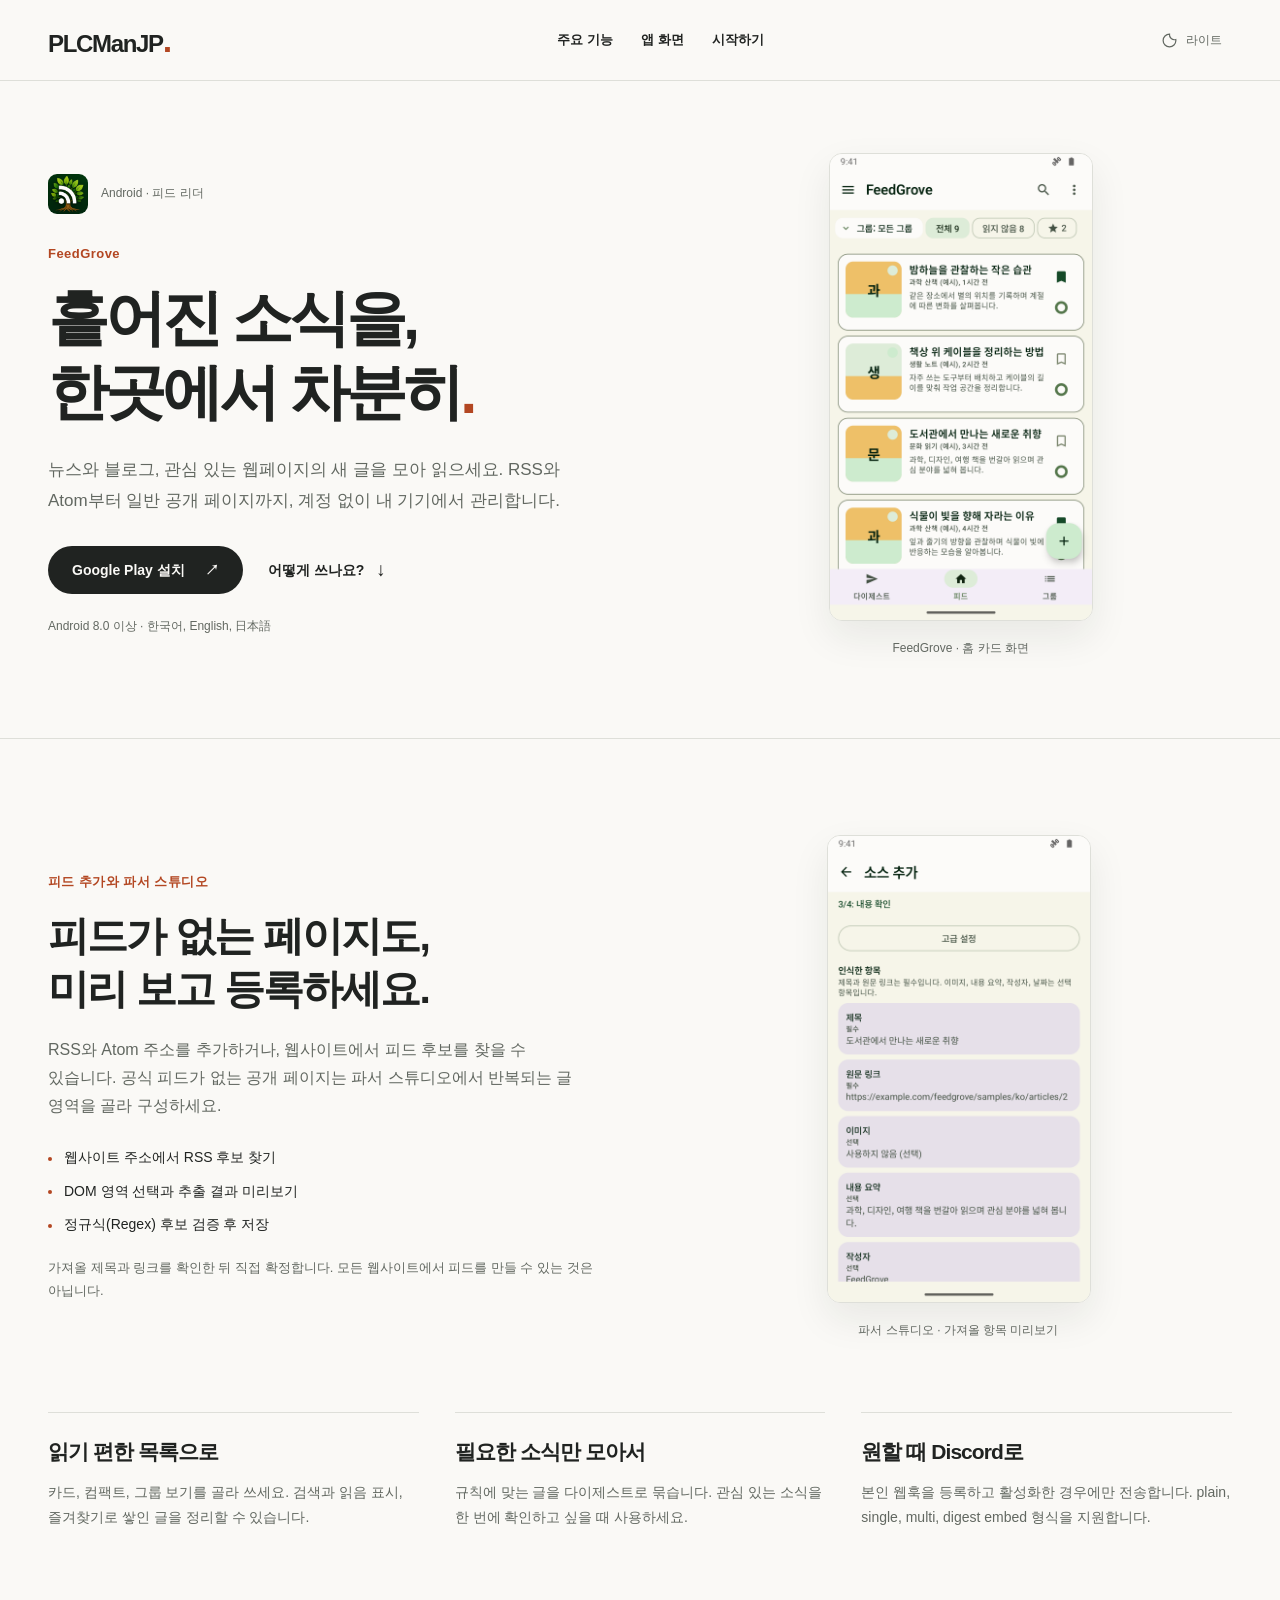
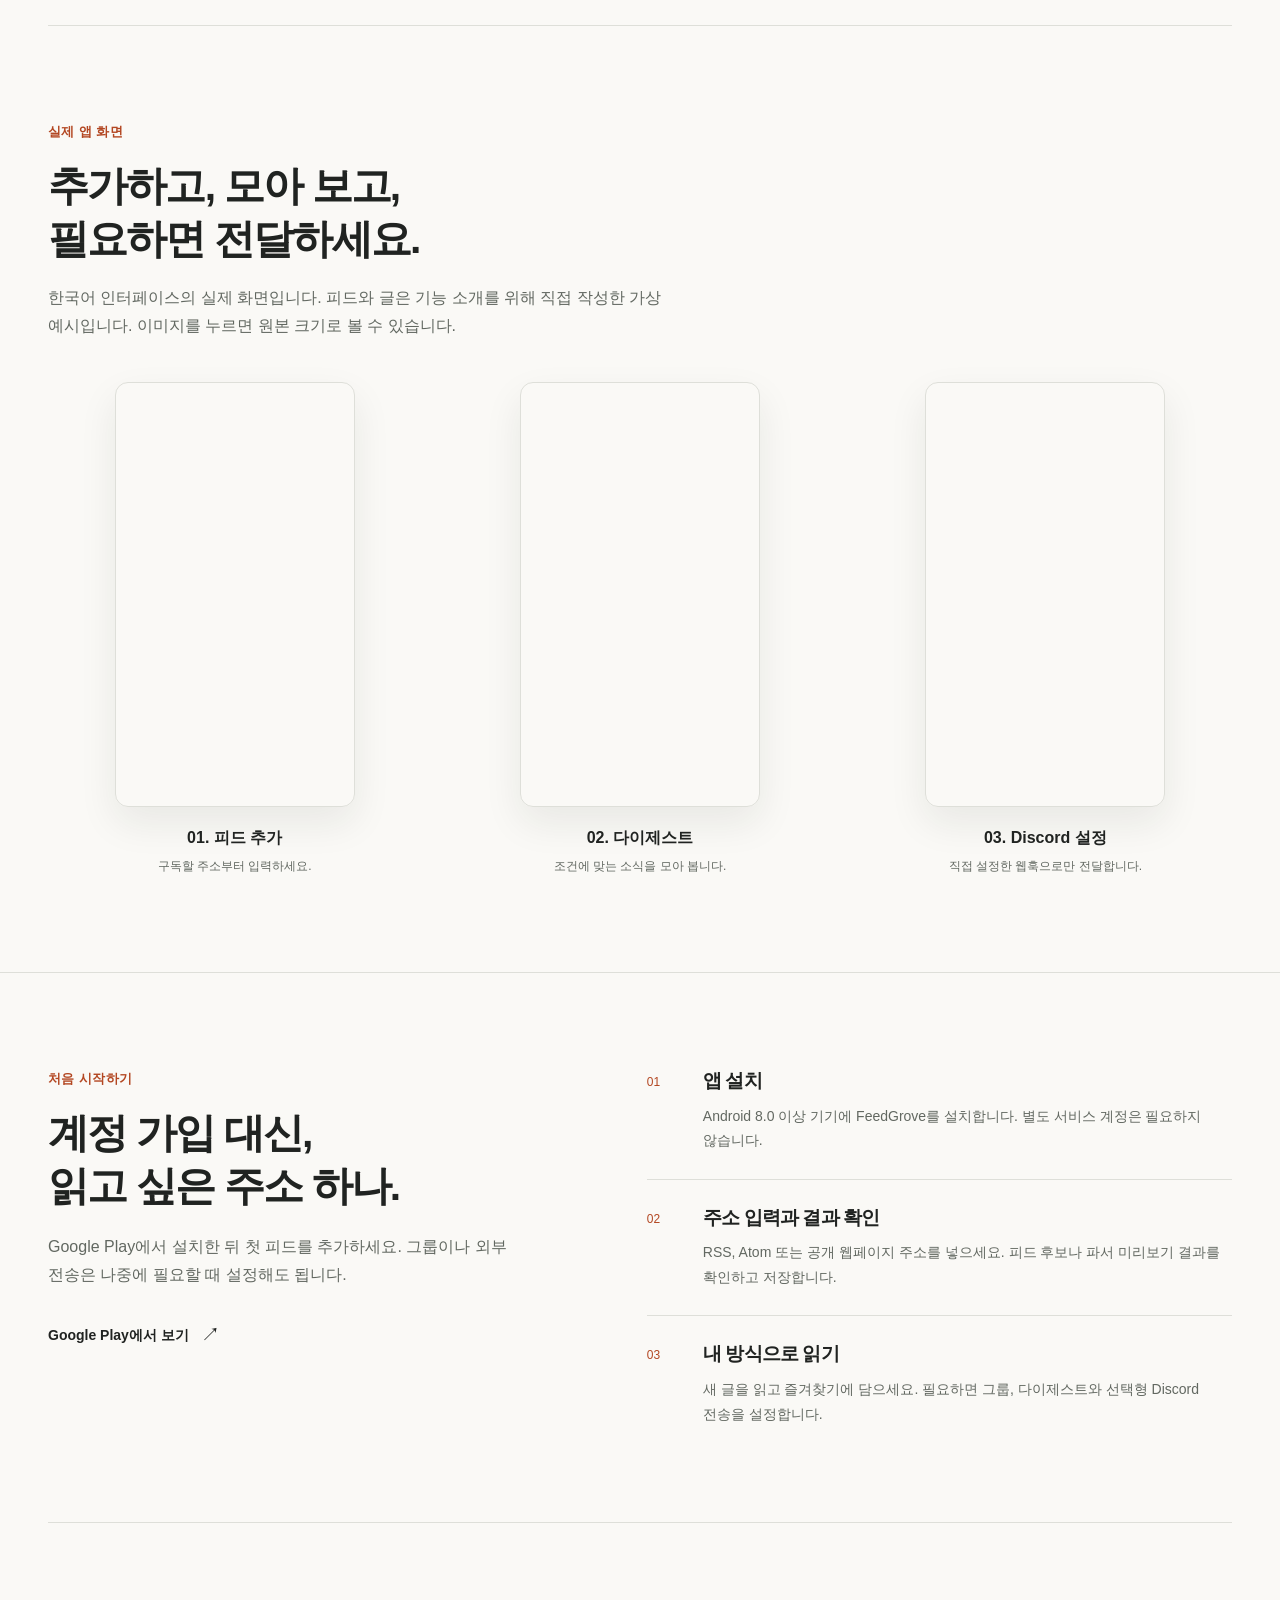
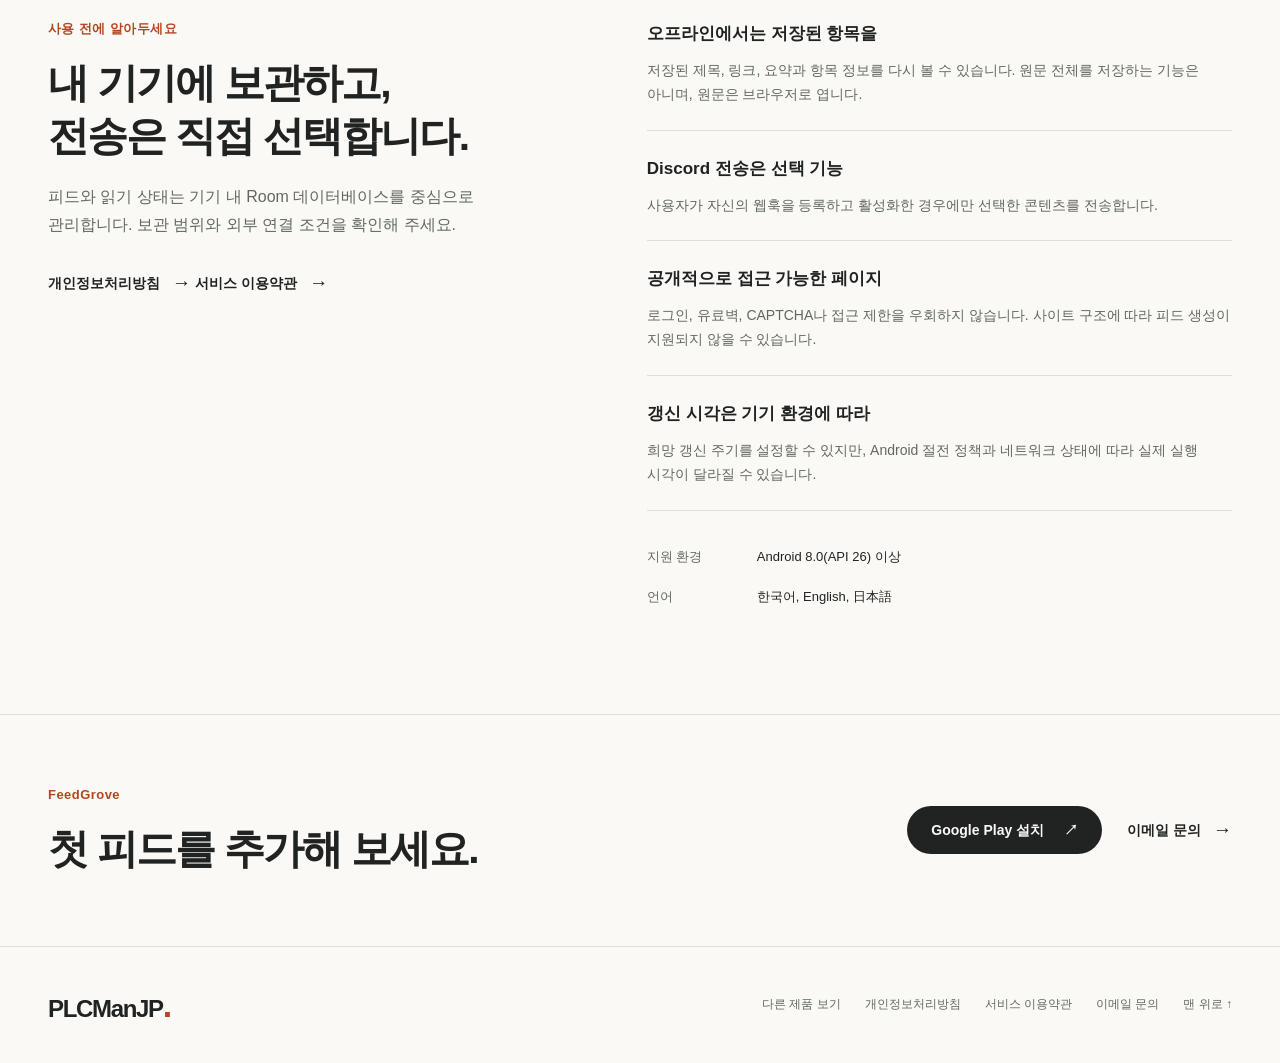
<file: index.html>
<!DOCTYPE html>
<html lang="ko">
<head>
<meta charset="utf-8">
<meta http-equiv="Content-Security-Policy" content="default-src 'none'; base-uri 'none'; connect-src 'none'; font-src 'none'; form-action 'none'; frame-src 'none'; img-src 'self'; manifest-src 'none'; media-src 'none'; object-src 'none'; script-src 'self' 'sha256-3v2ibYXpwS5EJ536QI4CKnjPnLmF7682qKsPHHWdzNw='; script-src-attr 'none'; style-src 'self'; style-src-attr 'none'; worker-src 'none'">
<meta name="referrer" content="no-referrer">
<meta name="viewport" content="width=device-width, initial-scale=1">
<meta name="description" content="RSS와 Atom, 일반 웹페이지를 한곳에서 구독하고 오프라인으로 다시 읽으며, 규칙 기반 다이제스트와 선택형 Discord 전송을 구성하는 로컬 우선 Android 앱 FeedGrove입니다.">
<meta name="theme-color" id="themeColor" data-theme-light="#faf9f6" data-theme-dark="#181a19" content="#faf9f6">
<meta property="og:site_name" content="PLCManJP">
<meta property="og:locale" content="ko_KR">
<meta property="og:title" content="FeedGrove | 흩어진 웹을 내 피드로">
<meta property="og:description" content="RSS와 Atom부터 일반 웹페이지까지 모아 읽고, 규칙 기반 다이제스트와 선택형 Discord 전송을 구성하는 로컬 우선 Android 앱입니다.">
<meta property="og:type" content="website">
<meta property="og:url" content="https://plcmanjp.github.io/feedgrove/">
<meta property="og:image" content="https://plcmanjp.github.io/feedgrove/assets/og-feedgrove.png">
<meta property="og:image:width" content="1024">
<meta property="og:image:height" content="500">
<meta property="og:image:alt" content="FeedGrove: 원하는 소식을 한 곳에서 구독하고 정리하세요">
<meta name="twitter:card" content="summary_large_image">
<title>FeedGrove | RSS와 웹페이지를 한곳에서 읽는 Android 피드 리더</title>
<link rel="canonical" href="https://plcmanjp.github.io/feedgrove/">
<link rel="icon" href="./assets/app-icon.png" type="image/png">
<link rel="apple-touch-icon" href="./assets/app-icon.png">
<link rel="stylesheet" href="./assets/product.css?v=90db7c5ad937">
<link rel="stylesheet" href="./assets/styles.css?v=20261024">
<script src="./assets/theme-init.js"></script>
</head>
<body class="page-feed">
  <a class="skip-link" href="#content">본문으로 바로가기</a>
  <header class="site-header">
    <div class="shell header-inner">
      <a class="site-brand" href="https://plcmanjp.github.io/" aria-label="PLCManJP 홈">PLCManJP<span aria-hidden="true">.</span></a>
      <nav class="top-nav" aria-label="페이지 내 이동">
        <a href="#features">주요 기능</a>
        <a href="#screens">앱 화면</a>
        <a href="#install">시작하기</a>
      </nav>
      <button class="theme-button" id="themeButton" type="button" aria-label="테마 전환: 현재 라이트">
        <svg aria-hidden="true" focusable="false" viewBox="0 0 24 24"><path d="M12 3a9 9 0 1 0 9 9c0-.47-.04-.93-.11-1.38A7 7 0 0 1 12 3Z"/></svg>
        <span id="themeLabel">라이트</span>
      </button>
    </div>
  </header>

  <main id="content" tabindex="-1">
    <section class="hero shell" aria-labelledby="hero-title">
      <div class="hero-copy">
        <div class="product-identity"><img src="./assets/app-icon.png" width="512" height="512" alt=""><span>Android · 피드 리더</span></div>
        <p class="eyebrow">FeedGrove</p>
        <h1 id="hero-title">흩어진 소식을,<br>한곳에서 차분히<span class="accent">.</span></h1>
        <p class="hero-lead">뉴스와 블로그, 관심 있는 웹페이지의 새 글을 모아 읽으세요. RSS와 Atom부터 일반 공개 페이지까지, 계정 없이 내 기기에서 관리합니다.</p>
        <div class="actions">
          <a class="button" href="https://play.google.com/store/apps/details?id=com.plcmanjp.feedgrove">Google Play 설치 <span aria-hidden="true">↗</span></a>
          <a class="text-link" href="#features">어떻게 쓰나요? <span aria-hidden="true">↓</span></a>
        </div>
        <p class="hero-note">Android 8.0 이상 · 한국어, English, 日本語</p>
      </div>
      <figure class="hero-visual">
        <button type="button" class="visual-trigger" data-zoom-src="./assets/screen-home-card.png" data-zoom-caption="FeedGrove 홈 카드 화면" aria-label="FeedGrove 홈 카드 화면 크게 보기"><img class="phone-screen" src="./assets/screen-home-card.png" width="1080" height="1920" fetchpriority="high" decoding="async" alt="자체 작성 예시 글의 제목과 요약, 읽음 표시와 즐겨찾기를 보여 주는 FeedGrove 실제 카드 화면"></button>
        <figcaption>FeedGrove · 홈 카드 화면</figcaption>
      </figure>
    </section>

    <section class="section soft-section" id="features" aria-labelledby="features-title">
      <div class="shell">
        <div class="feature-row">
          <div class="feature-copy">
            <p class="eyebrow">피드 추가와 파서 스튜디오</p>
            <h2 id="features-title">피드가 없는 페이지도,<br>미리 보고 등록하세요.</h2>
            <p>RSS와 Atom 주소를 추가하거나, 웹사이트에서 피드 후보를 찾을 수 있습니다. 공식 피드가 없는 공개 페이지는 파서 스튜디오에서 반복되는 글 영역을 골라 구성하세요.</p>
            <ul class="bullet-list">
              <li>웹사이트 주소에서 RSS 후보 찾기</li>
              <li>DOM 영역 선택과 추출 결과 미리보기</li>
              <li>정규식(Regex) 후보 검증 후 저장</li>
            </ul>
            <p class="scope-note">가져올 제목과 링크를 확인한 뒤 직접 확정합니다. 모든 웹사이트에서 피드를 만들 수 있는 것은 아닙니다.</p>
          </div>
          <figure class="feature-visual">
            <button type="button" class="visual-trigger" data-zoom-src="./assets/screen-parser-studio.png" data-zoom-caption="파서 스튜디오 항목 미리보기" aria-label="파서 스튜디오 항목 미리보기 화면 크게 보기"><img class="phone-screen" src="./assets/screen-parser-studio.png" width="1080" height="1920" loading="lazy" decoding="async" alt="가상 웹페이지에서 인식한 예시 제목, 원문 링크와 요약을 확인하는 실제 파서 화면"></button>
            <figcaption>파서 스튜디오 · 가져올 항목 미리보기</figcaption>
          </figure>
        </div>
        <div class="detail-grid">
          <article>
            <h3>읽기 편한 목록으로</h3>
            <p>카드, 컴팩트, 그룹 보기를 골라 쓰세요. 검색과 읽음 표시, 즐겨찾기로 쌓인 글을 정리할 수 있습니다.</p>
          </article>
          <article>
            <h3>필요한 소식만 모아서</h3>
            <p>규칙에 맞는 글을 다이제스트로 묶습니다. 관심 있는 소식을 한 번에 확인하고 싶을 때 사용하세요.</p>
          </article>
          <article>
            <h3>원할 때 Discord로</h3>
            <p>본인 웹훅을 등록하고 활성화한 경우에만 전송합니다. plain, single, multi, digest embed 형식을 지원합니다.</p>
          </article>
        </div>
      </div>
    </section>

    <section class="section shell" id="screens" aria-labelledby="screens-title">
      <div class="section-heading">
        <div><p class="eyebrow">실제 앱 화면</p><h2 id="screens-title">추가하고, 모아 보고,<br>필요하면 전달하세요.</h2></div>
        <p>한국어 인터페이스의 실제 화면입니다. 피드와 글은 기능 소개를 위해 직접 작성한 가상 예시입니다. 이미지를 누르면 원본 크기로 볼 수 있습니다.</p>
      </div>
      <div class="screen-grid">
        <figure>
          <button type="button" class="visual-trigger" data-zoom-src="./assets/screen-add-feed.png" data-zoom-caption="01. 피드 추가" aria-label="피드 추가 화면 크게 보기"><img class="phone-screen" src="./assets/screen-add-feed.png" width="1080" height="1920" loading="lazy" decoding="async" alt="RSS 또는 웹사이트 주소를 입력하는 FeedGrove 소스 추가 화면"></button>
          <figcaption><strong>01. 피드 추가</strong><span>구독할 주소부터 입력하세요.</span></figcaption>
        </figure>
        <figure>
          <button type="button" class="visual-trigger" data-zoom-src="./assets/screen-digest.png" data-zoom-caption="02. 다이제스트" aria-label="다이제스트 화면 크게 보기"><img class="phone-screen" src="./assets/screen-digest.png" width="1080" height="1920" loading="lazy" decoding="async" alt="규칙에 맞는 글을 목록으로 묶어 보여주는 FeedGrove 다이제스트 화면"></button>
          <figcaption><strong>02. 다이제스트</strong><span>조건에 맞는 소식을 모아 봅니다.</span></figcaption>
        </figure>
        <figure>
          <button type="button" class="visual-trigger" data-zoom-src="./assets/screen-discord-setup.png" data-zoom-caption="03. Discord 설정" aria-label="Discord 설정 화면 크게 보기"><img class="phone-screen" src="./assets/screen-discord-setup.png" width="1080" height="1920" loading="lazy" decoding="async" alt="Discord 전달 설정에서 보낼 예시 피드를 선택하는 실제 FeedGrove 화면"></button>
          <figcaption><strong>03. Discord 설정</strong><span>직접 설정한 웹훅으로만 전달합니다.</span></figcaption>
        </figure>
      </div>
    </section>

    <section class="section soft-section" id="install" aria-labelledby="install-title">
      <div class="shell workflow-grid">
        <div class="feature-copy">
          <p class="eyebrow">처음 시작하기</p>
          <h2 id="install-title">계정 가입 대신,<br>읽고 싶은 주소 하나.</h2>
          <p>Google Play에서 설치한 뒤 첫 피드를 추가하세요. 그룹이나 외부 전송은 나중에 필요할 때 설정해도 됩니다.</p>
          <a class="text-link" href="https://play.google.com/store/apps/details?id=com.plcmanjp.feedgrove">Google Play에서 보기 <span aria-hidden="true">↗</span></a>
        </div>
        <ol class="workflow-list">
          <li><span aria-hidden="true">01</span><div><h3>앱 설치</h3><p>Android 8.0 이상 기기에 FeedGrove를 설치합니다. 별도 서비스 계정은 필요하지 않습니다.</p></div></li>
          <li><span aria-hidden="true">02</span><div><h3>주소 입력과 결과 확인</h3><p>RSS, Atom 또는 공개 웹페이지 주소를 넣으세요. 피드 후보나 파서 미리보기 결과를 확인하고 저장합니다.</p></div></li>
          <li><span aria-hidden="true">03</span><div><h3>내 방식으로 읽기</h3><p>새 글을 읽고 즐겨찾기에 담으세요. 필요하면 그룹, 다이제스트와 선택형 Discord 전송을 설정합니다.</p></div></li>
        </ol>
      </div>
    </section>

    <section class="section shell" id="privacy" aria-labelledby="privacy-title">
      <div class="trust-grid">
        <div class="feature-copy">
          <p class="eyebrow">사용 전에 알아두세요</p>
          <h2 id="privacy-title">내 기기에 보관하고,<br>전송은 직접 선택합니다.</h2>
          <p>피드와 읽기 상태는 기기 내 Room 데이터베이스를 중심으로 관리합니다. 보관 범위와 외부 연결 조건을 확인해 주세요.</p>
          <a class="text-link" href="https://plcmanjp.github.io/feedgrove/privacy/">개인정보처리방침 <span aria-hidden="true">→</span></a>
          <a class="text-link" href="https://plcmanjp.github.io/feedgrove/terms/">서비스 이용약관 <span aria-hidden="true">→</span></a>
        </div>
        <div class="trust-list">
          <div><strong>오프라인에서는 저장된 항목을</strong><p>저장된 제목, 링크, 요약과 항목 정보를 다시 볼 수 있습니다. 원문 전체를 저장하는 기능은 아니며, 원문은 브라우저로 엽니다.</p></div>
          <div><strong>Discord 전송은 선택 기능</strong><p>사용자가 자신의 웹훅을 등록하고 활성화한 경우에만 선택한 콘텐츠를 전송합니다.</p></div>
          <div><strong>공개적으로 접근 가능한 페이지</strong><p>로그인, 유료벽, CAPTCHA나 접근 제한을 우회하지 않습니다. 사이트 구조에 따라 피드 생성이 지원되지 않을 수 있습니다.</p></div>
          <div><strong>갱신 시각은 기기 환경에 따라</strong><p>희망 갱신 주기를 설정할 수 있지만, Android 절전 정책과 네트워크 상태에 따라 실제 실행 시각이 달라질 수 있습니다.</p></div>
          <dl class="spec-list">
            <div><dt>지원 환경</dt><dd>Android 8.0(API 26) 이상</dd></div>
            <div><dt>언어</dt><dd>한국어, English, 日本語</dd></div>
          </dl>
        </div>
      </div>
    </section>

    <section class="final-cta" aria-labelledby="start-title">
      <div class="shell final-inner">
        <div><p class="eyebrow">FeedGrove</p><h2 id="start-title">첫 피드를 추가해 보세요.</h2></div>
        <div class="actions">
          <a class="button" href="https://play.google.com/store/apps/details?id=com.plcmanjp.feedgrove">Google Play 설치 <span aria-hidden="true">↗</span></a>
          <a class="text-link" href="mailto:chechapbg@gmail.com">이메일 문의 <span aria-hidden="true">→</span></a>
        </div>
      </div>
    </section>
  </main>

  <footer class="site-footer">
    <div class="shell footer-inner">
      <a class="site-brand" href="https://plcmanjp.github.io/" aria-label="PLCManJP 홈">PLCManJP<span aria-hidden="true">.</span></a>
      <nav class="footer-links" aria-label="제품과 정책 링크">
        <a href="https://plcmanjp.github.io/">다른 제품 보기</a>
        <a href="https://plcmanjp.github.io/feedgrove/privacy/">개인정보처리방침</a>
        <a href="https://plcmanjp.github.io/feedgrove/terms/">서비스 이용약관</a>
        <a href="mailto:chechapbg@gmail.com">이메일 문의</a>
        <a href="#content">맨 위로 ↑</a>
      </nav>
    </div>
  </footer>

  <script type="application/ld+json">
  {
    "@context": "https://schema.org",
    "@graph": [
      {
        "@type": "SoftwareApplication",
        "name": "FeedGrove",
        "url": "https://plcmanjp.github.io/feedgrove/",
        "applicationCategory": "UtilitiesApplication",
        "operatingSystem": "Android 8.0+",
        "inLanguage": ["ko", "en", "ja"],
        "description": "RSS와 Atom, 일반 웹페이지를 모아 읽고 규칙 기반 다이제스트와 선택형 Discord 웹훅 전송을 구성하는 로컬 우선 Android 앱입니다.",
        "image": "https://plcmanjp.github.io/feedgrove/assets/og-feedgrove.png",
        "installUrl": "https://play.google.com/store/apps/details?id=com.plcmanjp.feedgrove",
        "offers": { "@type": "Offer", "price": "0", "priceCurrency": "KRW" },
        "potentialAction": { "@type": "DownloadAction", "target": "https://play.google.com/store/apps/details?id=com.plcmanjp.feedgrove" },
        "author": { "@type": "Person", "name": "PLCManJP", "url": "https://plcmanjp.github.io/" }
      },
      {
        "@type": "BreadcrumbList",
        "itemListElement": [
          { "@type": "ListItem", "position": 1, "name": "PLCManJP", "item": "https://plcmanjp.github.io/" },
          { "@type": "ListItem", "position": 2, "name": "FeedGrove", "item": "https://plcmanjp.github.io/feedgrove/" }
        ]
      }
    ]
  }
  </script>
  <dialog class="image-lightbox" id="imageLightbox" aria-labelledby="lightboxCaption">
    <div class="lightbox-bar">
      <p class="lightbox-caption" id="lightboxCaption"></p>
      <button class="lightbox-close" id="lightboxClose" type="button">닫기</button>
    </div>
    <div class="lightbox-stage">
      <img class="lightbox-image" id="lightboxImage" alt="">
    </div>
  </dialog>
  <script src="./assets/theme.js"></script>
  <script src="./assets/product-zoom.js?v=75efeb4dfb38"></script>
</body>
</html>
</file>
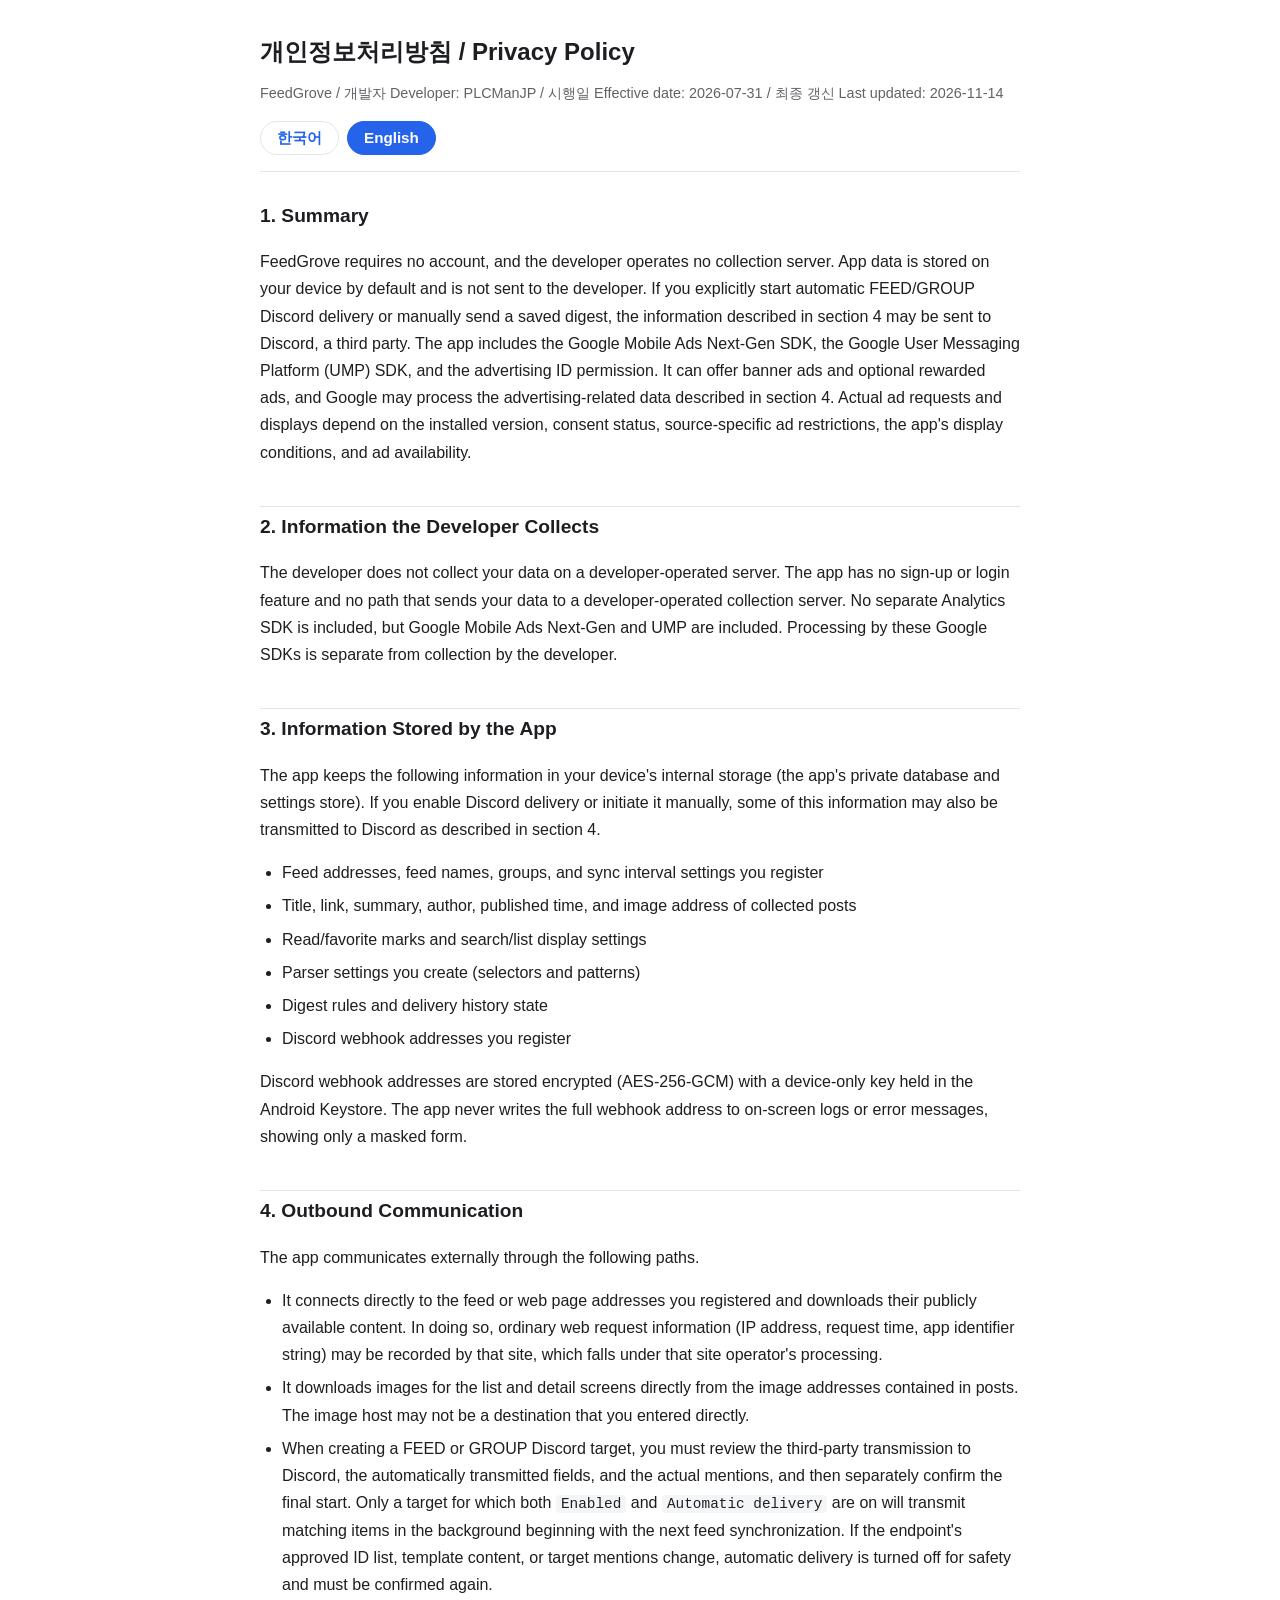
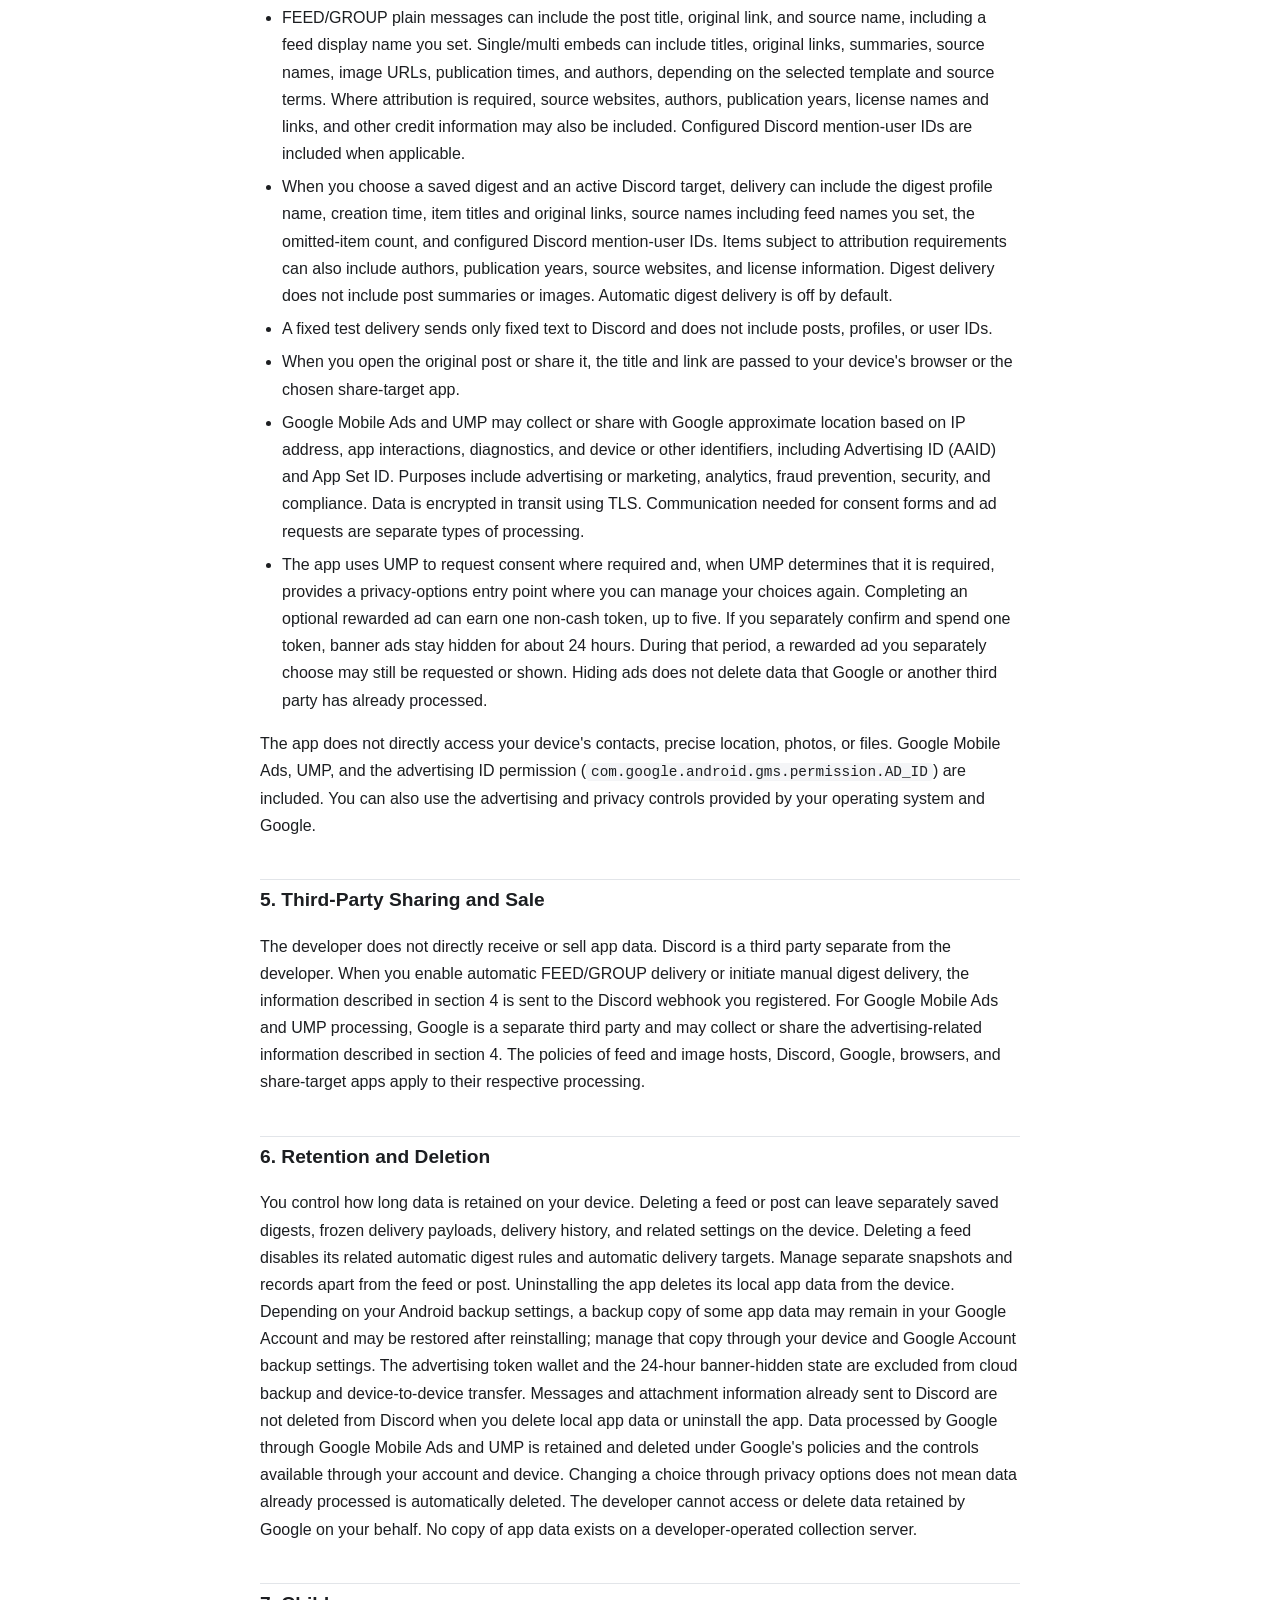
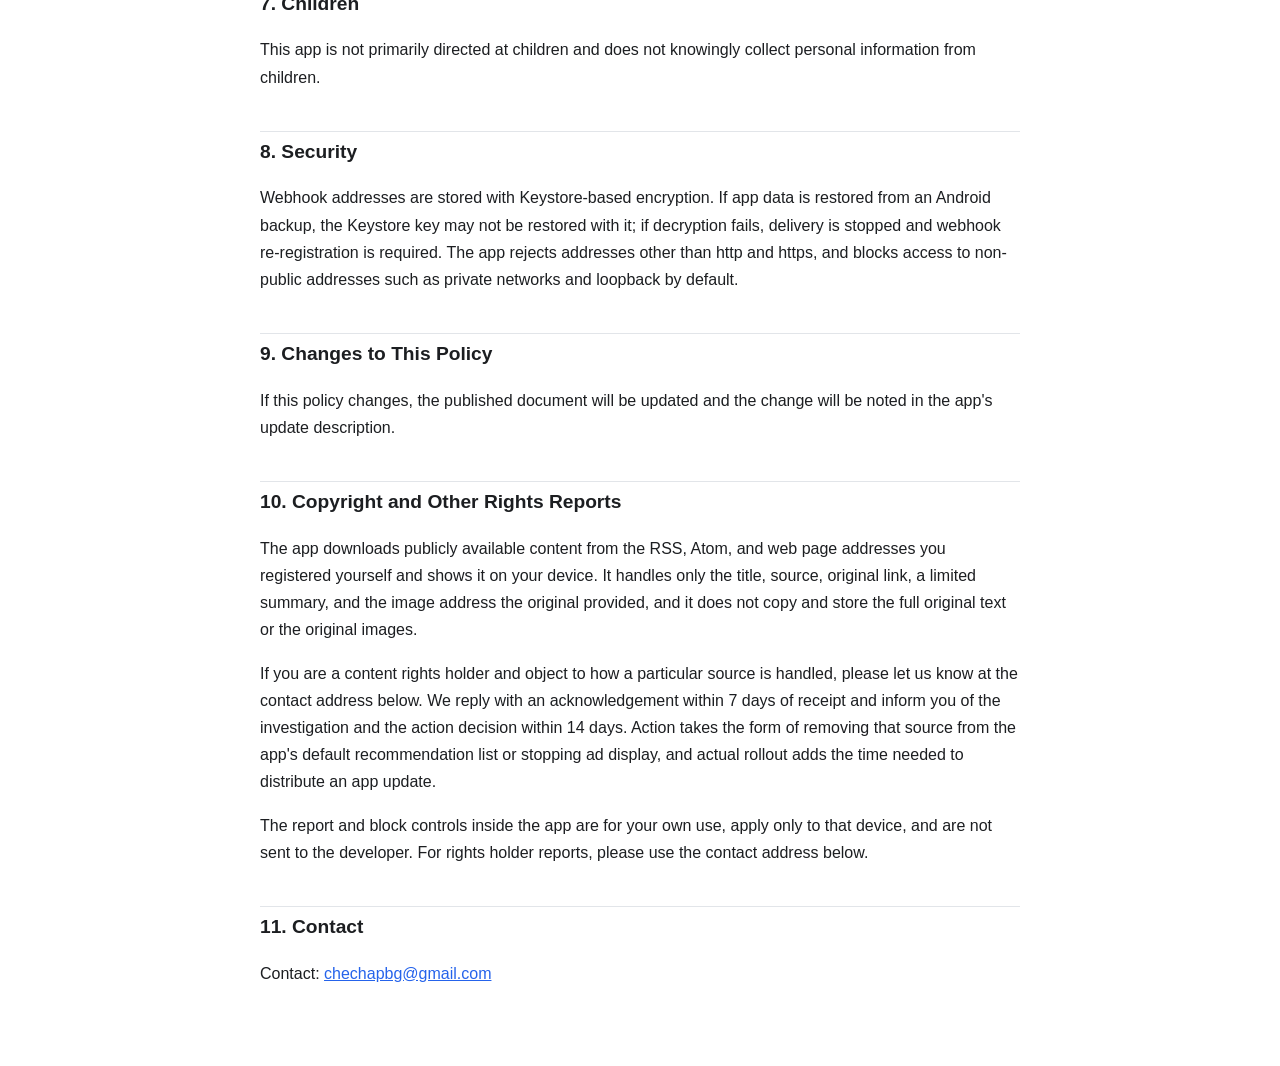
<file: privacy/index.html>
<!DOCTYPE html>
<html lang="ko">
<head>
<meta charset="UTF-8">
<meta name="viewport" content="width=device-width, initial-scale=1.0">
<title>개인정보처리방침 / Privacy Policy: FeedGrove</title>
<style>
  :root {
    --fg: #1c1e21;
    --muted: #5f6368;
    --border: #e2e5e9;
    --accent: #2563eb;
    --bg-code: #f4f5f7;
  }
  * { box-sizing: border-box; }
  body {
    margin: 0;
    padding: 0 16px 64px;
    font-family: -apple-system, BlinkMacSystemFont, "Segoe UI", "Malgun Gothic", Roboto, Arial, sans-serif;
    color: var(--fg);
    line-height: 1.7;
    background: #ffffff;
  }
  .wrap { max-width: 760px; margin: 0 auto; }
  header {
    padding: 32px 0 16px;
    border-bottom: 1px solid var(--border);
    margin-bottom: 24px;
  }
  h1 { font-size: 1.5rem; margin: 0 0 8px; }
  .meta { color: var(--muted); font-size: 0.9rem; }
  .lang-nav { margin-top: 16px; font-size: 0.95rem; }
  .lang-nav a.lang-btn {
    display: inline-block;
    padding: 5px 16px;
    margin-right: 8px;
    border: 1px solid var(--border);
    border-radius: 999px;
    color: var(--accent);
    text-decoration: none;
    font-weight: 600;
    line-height: 1.4;
  }
  .lang-nav a.lang-btn:hover { border-color: var(--accent); }
  .lang-nav a.lang-btn.active {
    background: var(--accent);
    border-color: var(--accent);
    color: #ffffff;
  }
  /* JS 활성 시에만 단일 언어 표시 (미활성 시 양어 병기 폴백) */
  body.js-lang-ko #en, body.js-lang-ko hr.divider { display: none; }
  body.js-lang-en #ko, body.js-lang-en hr.divider { display: none; }
  h2 {
    font-size: 1.2rem;
    margin-top: 40px;
    padding-top: 4px;
    border-top: 1px solid var(--border);
  }
  section.lang-block > h2:first-of-type { border-top: none; margin-top: 8px; }
  code {
    font-family: "Consolas", "SFMono-Regular", Menlo, monospace;
    background: var(--bg-code);
    border-radius: 4px;
    font-size: 0.9em;
    padding: 1px 5px;
    word-break: break-all;
  }
  ul { padding-left: 22px; }
  li { margin-bottom: 6px; }
  a { color: var(--accent); }
  .footer-note {
    margin-top: 40px;
    padding-top: 16px;
    border-top: 1px solid var(--border);
    color: var(--muted);
    font-size: 0.85rem;
  }
  hr.divider {
    margin: 48px 0;
    border: none;
    border-top: 2px dashed var(--border);
  }
</style>
</head>
<body>
<div class="wrap">

<header>
  <h1>개인정보처리방침 / Privacy Policy</h1>
  <div class="meta">FeedGrove / 개발자 Developer: PLCManJP / 시행일 Effective date: 2026-07-31 / 최종 갱신 Last updated: 2026-11-14</div>
  <div class="lang-nav">
    <a href="#ko" class="lang-btn" data-lang="ko" aria-pressed="false">한국어</a><a href="#en" class="lang-btn" data-lang="en" aria-pressed="false">English</a>
  </div>
</header>

<section class="lang-block" id="ko">
<h2>1. 요약</h2>
<p>FeedGrove는 계정이 필요 없고 개발자가 운영하는 수집 서버가 없습니다. 앱 데이터는 기본적으로 이용자의 기기에 저장되며 개발자에게 전송되지 않습니다. 다만 이용자가 FEED/GROUP Discord 자동 전송을 명시적으로 시작하거나 저장된 다이제스트를 수동 전송하면 아래 4항의 정보가 제3자인 Discord로 전송될 수 있습니다. 앱에는 Google Mobile Ads Next-Gen SDK, Google User Messaging Platform(UMP) SDK와 광고 ID 권한이 포함됩니다. 배너 광고와 이용자가 선택하는 보상형 광고를 제공할 수 있으며, Google은 아래 4항의 광고 관련 데이터를 처리할 수 있습니다. 실제 광고 요청과 표시는 설치된 버전, 동의 상태, 출처별 광고 제한, 앱의 표시 조건과 광고 준비 상태에 따라 달라집니다.</p>

<h2>2. 개발자가 수집하는 정보</h2>
<p>개발자는 이용자의 데이터를 개발자가 운영하는 서버로 수집하지 않습니다. 앱에는 회원가입과 로그인 기능이 없고 개발자가 운영하는 수집 서버로 데이터를 보내는 경로도 없습니다. 별도의 Analytics SDK는 없지만 Google Mobile Ads Next-Gen과 UMP가 포함되며, 이 Google SDK의 처리는 개발자 자체 서버 수집과 구분됩니다.</p>

<h2>3. 앱에 저장되는 정보</h2>
<p>앱은 아래 정보를 기기 내부 저장소(앱 전용 데이터베이스와 설정 저장소)에 보관합니다. Discord 전송을 활성화하거나 수동 실행한 경우 일부 정보는 4항에 따라 Discord로도 전송될 수 있습니다.</p>
<ul>
  <li>이용자가 등록한 피드 주소, 피드 이름, 그룹, 동기화 주기 설정</li>
  <li>수집한 게시물의 제목, 링크, 요약, 작성자, 게시 시각, 이미지 주소</li>
  <li>읽음과 즐겨찾기 표시, 검색과 목록 표시 설정</li>
  <li>이용자가 만든 파서 설정(선택자와 패턴)</li>
  <li>다이제스트 규칙과 전송 이력 상태</li>
  <li>이용자가 등록한 Discord 웹훅 주소</li>
</ul>
<p>Discord 웹훅 주소는 Android Keystore에 보관된 기기 전용 키로 암호화(AES-256-GCM)해 저장합니다. 앱은 웹훅 주소 전체를 화면 로그나 오류 메시지에 남기지 않고 마스킹된 형태만 표시합니다.</p>

<h2>4. 외부로 나가는 통신</h2>
<p>앱은 다음 경로로 외부와 통신합니다.</p>
<ul>
  <li>이용자가 등록한 피드 주소나 웹페이지 주소로 직접 접속해 공개된 내용을 내려받습니다. 이때 해당 사이트에는 통상적인 웹 요청 정보(IP 주소, 요청 시각, 앱 식별 문자열)가 남을 수 있으며 이는 해당 사이트 운영자의 처리 영역입니다.</li>
  <li>목록과 상세 화면에 표시할 이미지를 게시물에 포함된 이미지 주소에서 직접 내려받습니다. 이미지 호스트는 이용자가 직접 입력한 곳이 아닐 수 있습니다.</li>
  <li>이용자가 FEED 또는 GROUP Discord 대상을 만들 때는 Discord 제3자 전송, 자동 전송 필드와 실제 멘션을 검토하고 최종 시작을 별도로 확인해야 합니다. <code>활성</code>과 <code>자동 전송</code>이 모두 켜진 대상만 다음 피드 동기화부터 조건에 맞는 항목을 백그라운드에서 전송합니다. endpoint 승인 ID 목록, template 내용 또는 대상 멘션이 바뀌면 자동 전송은 안전을 위해 꺼지고 다시 확인해야 합니다.</li>
  <li>FEED/GROUP의 plain 전송에는 게시물 제목, 원문 링크, 출처명(사용자가 직접 정한 피드 표시 이름 포함)이 포함될 수 있습니다. single/multi embed 전송에는 선택한 템플릿과 출처 이용조건에 따라 제목, 원문 링크, 요약, 출처명, 이미지 URL, 게시 시각과 작성자가 포함될 수 있습니다. 출처 표시가 필요한 항목에는 출처 홈페이지, 작성자, 게시연도, 라이선스 이름과 링크 등도 포함될 수 있습니다. 설정된 경우 Discord 멘션 대상 사용자 ID가 포함됩니다.</li>
  <li>이용자가 저장된 다이제스트와 활성 Discord 대상을 선택해 전송하면 다이제스트 프로필 이름, 생성 시각, 포함 항목의 제목과 원문 링크, 출처명(사용자가 직접 정한 피드 표시 이름 포함), 접힘 수와, 설정된 경우 Discord 멘션 대상 사용자 ID가 포함될 수 있습니다. 출처 표시 의무가 있는 항목에는 작성자, 게시연도, 출처 홈페이지와 라이선스 정보 등이 포함될 수 있습니다. 다이제스트는 게시물 요약과 이미지를 전송하지 않습니다. 다이제스트 자동 전송은 기본적으로 꺼져 있습니다.</li>
  <li>고정 테스트 전송은 고정 문구만 Discord로 보내며 게시물, 프로필, 사용자 ID를 포함하지 않습니다.</li>
  <li>이용자가 게시물의 원문 보기나 공유를 실행하면 기기의 브라우저나 공유 대상 앱으로 제목과 링크가 전달됩니다.</li>
  <li>Google Mobile Ads와 UMP는 IP 주소 기반 대략적 위치, 앱 상호작용, 진단 정보, 기기 또는 기타 식별자(광고 ID(AAID), App Set ID 등)를 Google에 수집하거나 공유할 수 있습니다. 처리 목적은 광고 또는 마케팅, 분석, 부정행위 방지, 보안, 규정 준수이며 데이터는 TLS로 암호화되어 전송됩니다. 동의 화면에 필요한 통신과 광고 요청은 서로 다른 처리입니다.</li>
  <li>앱은 UMP를 통해 필요한 동의를 요청하고, UMP가 필요하다고 판단하는 경우 동의 선택을 다시 관리할 수 있는 개인정보 보호 옵션 진입점을 제공합니다. 선택형 보상형 광고를 완료하면 비현금성 토큰 1개를 최대 5개까지 적립할 수 있습니다. 이용자가 별도로 확인해 토큰 1개를 사용하면 배너 광고를 약 24시간 숨깁니다. 이 상태에서도 이용자가 별도로 선택한 보상형 광고는 요청되거나 표시될 수 있습니다. 광고를 숨기는 기능은 Google이나 다른 제3자가 이미 처리한 데이터를 삭제하지 않습니다.</li>
</ul>
<p>앱은 이용자 기기의 연락처, 정밀 위치, 사진, 파일에 직접 접근하지 않습니다. Google Mobile Ads와 UMP, 광고 ID 권한(<code>com.google.android.gms.permission.AD_ID</code>)이 포함됩니다. 운영체제와 Google이 제공하는 광고 및 개인정보 보호 제어 수단도 사용할 수 있습니다.</p>

<h2>5. 제3자 제공과 판매</h2>
<p>개발자는 앱 데이터를 직접 받거나 판매하지 않습니다. Discord는 개발자와 별개의 제3자이며, FEED/GROUP 자동 전송을 활성화하거나 다이제스트 수동 전송을 실행하면 4항의 정보가 이용자가 등록한 Discord 웹훅으로 전달됩니다. Google Mobile Ads와 UMP 처리에서는 Google이 별개의 제3자이며 4항의 광고 관련 정보를 수집하거나 공유할 수 있습니다. 피드와 이미지 호스트, Discord, Google, 브라우저와 공유 대상 앱의 데이터 처리에는 각 서비스의 정책이 적용됩니다.</p>

<h2>6. 보관과 파기</h2>
<p>기기 내부 데이터의 보관 기간은 이용자가 통제합니다. 앱에서 피드나 게시물을 삭제해도 별도로 저장한 다이제스트, 동결된 전송 내용, 전송 이력과 관련 설정은 남을 수 있습니다. 피드 삭제 시 관련 자동 다이제스트 규칙과 자동 전송 대상은 비활성화하며, 별도 저장본과 기록은 피드나 글 삭제와 구분해 관리해야 합니다. 앱을 삭제하면 기기의 로컬 앱 데이터가 삭제됩니다. 다만 Android 백업 설정에 따라 일부 앱 데이터의 백업 사본이 Google 계정에 남아 재설치 때 복원될 수 있으므로, 백업 사본은 기기와 Google 계정의 백업 설정에서 관리해야 합니다. 광고 토큰 지갑과 24시간 배너 숨김 상태는 cloud backup과 device-to-device transfer에서 제외합니다. 이미 Discord로 전송된 메시지와 첨부 정보는 앱의 로컬 데이터나 앱을 삭제해도 Discord에서 삭제되지 않습니다. Google Mobile Ads와 UMP에서 Google이 처리한 데이터의 보관과 삭제는 Google의 정책과 이용자 계정과 기기 제어 수단이 적용됩니다. 개인정보 보호 옵션에서 동의 선택을 변경해도 이미 처리된 데이터가 자동으로 삭제된다는 의미는 아닙니다. 개발자는 Google이 보관하는 데이터에 접근하거나 이용자를 대신해 삭제할 수 없습니다. 개발자 측 수집 서버에는 앱 데이터 사본이 없습니다.</p>

<h2>7. 아동</h2>
<p>이 앱은 아동을 주 대상으로 하지 않으며 아동으로부터 개인정보를 의도적으로 수집하지 않습니다.</p>

<h2>8. 보안</h2>
<p>웹훅 주소는 Keystore 기반 암호화로 저장합니다. Android 백업으로 앱 데이터가 복원되더라도 Keystore 키는 함께 복원되지 않을 수 있으므로, 복호화에 실패하면 전송을 중단하고 웹훅 재등록을 요구합니다. 앱은 http와 https 이외의 주소를 거부하고, 사설망이나 loopback 등 비공용 주소로의 접속을 기본 차단합니다.</p>

<h2>9. 방침 변경</h2>
<p>방침이 변경되면 게시 문서를 갱신하고, 앱 업데이트 설명에 변경 사실을 알립니다.</p>

<h2>10. 저작권 등 권리 신고</h2>
<p>앱은 이용자가 직접 등록한 RSS, Atom, 웹페이지의 공개 콘텐츠를 이용자 기기에 내려받아 보여 줍니다. 제목, 출처, 원문 링크, 제한된 요약과 원문이 제공한 이미지 주소만 다루며 원문 전체와 원문 이미지를 복제해 저장하지 않습니다.</p>
<p>콘텐츠 권리자께서 특정 출처의 처리에 이의가 있으시면 아래 문의처로 알려 주세요. 접수 후 7일 이내에 확인을 회신하고, 14일 이내에 조사와 조치 결정을 알려 드립니다. 조치는 해당 출처를 앱의 기본 추천 목록에서 제외하거나 광고 노출을 중단하는 방식이며, 실제 반영에는 앱 업데이트 배포 기간이 더해집니다.</p>
<p>앱 화면 안의 신고와 차단은 그 기기에만 적용되는 이용자 본인용 기능이며 개발자에게 전달되지 않습니다. 권리자 신고는 반드시 아래 문의처를 이용해 주세요.</p>

<h2>11. 문의</h2>
<p>문의처: <a href="mailto:chechapbg@gmail.com">chechapbg@gmail.com</a></p>
</section>

<hr class="divider">

<section class="lang-block" id="en">
<h2>1. Summary</h2>
<p>FeedGrove requires no account, and the developer operates no collection server. App data is stored on your device by default and is not sent to the developer. If you explicitly start automatic FEED/GROUP Discord delivery or manually send a saved digest, the information described in section 4 may be sent to Discord, a third party. The app includes the Google Mobile Ads Next-Gen SDK, the Google User Messaging Platform (UMP) SDK, and the advertising ID permission. It can offer banner ads and optional rewarded ads, and Google may process the advertising-related data described in section 4. Actual ad requests and displays depend on the installed version, consent status, source-specific ad restrictions, the app&#x27;s display conditions, and ad availability.</p>

<h2>2. Information the Developer Collects</h2>
<p>The developer does not collect your data on a developer-operated server. The app has no sign-up or login feature and no path that sends your data to a developer-operated collection server. No separate Analytics SDK is included, but Google Mobile Ads Next-Gen and UMP are included. Processing by these Google SDKs is separate from collection by the developer.</p>

<h2>3. Information Stored by the App</h2>
<p>The app keeps the following information in your device's internal storage (the app's private database and settings store). If you enable Discord delivery or initiate it manually, some of this information may also be transmitted to Discord as described in section 4.</p>
<ul>
  <li>Feed addresses, feed names, groups, and sync interval settings you register</li>
  <li>Title, link, summary, author, published time, and image address of collected posts</li>
  <li>Read/favorite marks and search/list display settings</li>
  <li>Parser settings you create (selectors and patterns)</li>
  <li>Digest rules and delivery history state</li>
  <li>Discord webhook addresses you register</li>
</ul>
<p>Discord webhook addresses are stored encrypted (AES-256-GCM) with a device-only key held in the Android Keystore. The app never writes the full webhook address to on-screen logs or error messages, showing only a masked form.</p>

<h2>4. Outbound Communication</h2>

<p>The app communicates externally through the following paths.</p>
<ul>
  <li>It connects directly to the feed or web page addresses you registered and downloads their publicly available content. In doing so, ordinary web request information (IP address, request time, app identifier string) may be recorded by that site, which falls under that site operator's processing.</li>
  <li>It downloads images for the list and detail screens directly from the image addresses contained in posts. The image host may not be a destination that you entered directly.</li>
  <li>When creating a FEED or GROUP Discord target, you must review the third-party transmission to Discord, the automatically transmitted fields, and the actual mentions, and then separately confirm the final start. Only a target for which both <code>Enabled</code> and <code>Automatic delivery</code> are on will transmit matching items in the background beginning with the next feed synchronization. If the endpoint's approved ID list, template content, or target mentions change, automatic delivery is turned off for safety and must be confirmed again.</li>
  <li>FEED/GROUP plain messages can include the post title, original link, and source name, including a feed display name you set. Single/multi embeds can include titles, original links, summaries, source names, image URLs, publication times, and authors, depending on the selected template and source terms. Where attribution is required, source websites, authors, publication years, license names and links, and other credit information may also be included. Configured Discord mention-user IDs are included when applicable.</li>
  <li>When you choose a saved digest and an active Discord target, delivery can include the digest profile name, creation time, item titles and original links, source names including feed names you set, the omitted-item count, and configured Discord mention-user IDs. Items subject to attribution requirements can also include authors, publication years, source websites, and license information. Digest delivery does not include post summaries or images. Automatic digest delivery is off by default.</li>
  <li>A fixed test delivery sends only fixed text to Discord and does not include posts, profiles, or user IDs.</li>
  <li>When you open the original post or share it, the title and link are passed to your device's browser or the chosen share-target app.</li>
  <li>Google Mobile Ads and UMP may collect or share with Google approximate location based on IP address, app interactions, diagnostics, and device or other identifiers, including Advertising ID (AAID) and App Set ID. Purposes include advertising or marketing, analytics, fraud prevention, security, and compliance. Data is encrypted in transit using TLS. Communication needed for consent forms and ad requests are separate types of processing.</li>
  <li>The app uses UMP to request consent where required and, when UMP determines that it is required, provides a privacy-options entry point where you can manage your choices again. Completing an optional rewarded ad can earn one non-cash token, up to five. If you separately confirm and spend one token, banner ads stay hidden for about 24 hours. During that period, a rewarded ad you separately choose may still be requested or shown. Hiding ads does not delete data that Google or another third party has already processed.</li>
</ul>
<p>The app does not directly access your device&#x27;s contacts, precise location, photos, or files. Google Mobile Ads, UMP, and the advertising ID permission (<code>com.google.android.gms.permission.AD_ID</code>) are included. You can also use the advertising and privacy controls provided by your operating system and Google.</p>

<h2>5. Third-Party Sharing and Sale</h2>
<p>The developer does not directly receive or sell app data. Discord is a third party separate from the developer. When you enable automatic FEED/GROUP delivery or initiate manual digest delivery, the information described in section 4 is sent to the Discord webhook you registered. For Google Mobile Ads and UMP processing, Google is a separate third party and may collect or share the advertising-related information described in section 4. The policies of feed and image hosts, Discord, Google, browsers, and share-target apps apply to their respective processing.</p>

<h2>6. Retention and Deletion</h2>
<p>You control how long data is retained on your device. Deleting a feed or post can leave separately saved digests, frozen delivery payloads, delivery history, and related settings on the device. Deleting a feed disables its related automatic digest rules and automatic delivery targets. Manage separate snapshots and records apart from the feed or post. Uninstalling the app deletes its local app data from the device. Depending on your Android backup settings, a backup copy of some app data may remain in your Google Account and may be restored after reinstalling; manage that copy through your device and Google Account backup settings. The advertising token wallet and the 24-hour banner-hidden state are excluded from cloud backup and device-to-device transfer. Messages and attachment information already sent to Discord are not deleted from Discord when you delete local app data or uninstall the app. Data processed by Google through Google Mobile Ads and UMP is retained and deleted under Google&#x27;s policies and the controls available through your account and device. Changing a choice through privacy options does not mean data already processed is automatically deleted. The developer cannot access or delete data retained by Google on your behalf. No copy of app data exists on a developer-operated collection server.</p>

<h2>7. Children</h2>
<p>This app is not primarily directed at children and does not knowingly collect personal information from children.</p>

<h2>8. Security</h2>
<p>Webhook addresses are stored with Keystore-based encryption. If app data is restored from an Android backup, the Keystore key may not be restored with it; if decryption fails, delivery is stopped and webhook re-registration is required. The app rejects addresses other than http and https, and blocks access to non-public addresses such as private networks and loopback by default.</p>

<h2>9. Changes to This Policy</h2>
<p>If this policy changes, the published document will be updated and the change will be noted in the app's update description.</p>

<h2>10. Copyright and Other Rights Reports</h2>
<p>The app downloads publicly available content from the RSS, Atom, and web page addresses you registered yourself and shows it on your device. It handles only the title, source, original link, a limited summary, and the image address the original provided, and it does not copy and store the full original text or the original images.</p>
<p>If you are a content rights holder and object to how a particular source is handled, please let us know at the contact address below. We reply with an acknowledgement within 7 days of receipt and inform you of the investigation and the action decision within 14 days. Action takes the form of removing that source from the app's default recommendation list or stopping ad display, and actual rollout adds the time needed to distribute an app update.</p>
<p>The report and block controls inside the app are for your own use, apply only to that device, and are not sent to the developer. For rights holder reports, please use the contact address below.</p>

<h2>11. Contact</h2>
<p>Contact: <a href="mailto:chechapbg@gmail.com">chechapbg@gmail.com</a></p>
</section>

</div>

<script>
(function () {
  "use strict";
  var buttons = document.querySelectorAll(".lang-nav a.lang-btn");
  var STORAGE_KEY = "feedgrove-privacy-lang";

  function apply(lang) {
    document.body.classList.remove("js-lang-ko", "js-lang-en");
    document.body.classList.add("js-lang-" + lang);
    document.documentElement.lang = lang;
    for (var i = 0; i < buttons.length; i++) {
      var on = buttons[i].getAttribute("data-lang") === lang;
      buttons[i].classList.toggle("active", on);
      buttons[i].setAttribute("aria-pressed", on ? "true" : "false");
    }
    try { localStorage.setItem(STORAGE_KEY, lang); } catch (e) { /* private mode 등 */ }
  }

  for (var i = 0; i < buttons.length; i++) {
    buttons[i].addEventListener("click", function (e) {
      e.preventDefault();
      var lang = this.getAttribute("data-lang");
      apply(lang);
      if (history.replaceState) { history.replaceState(null, "", "#" + lang); }
    });
  }

  // 초기 언어: URL 해시 > 저장된 선택 > 브라우저 언어(ko 계열=ko, 그 외=en)
  var initial = null;
  if (location.hash === "#en") { initial = "en"; }
  else if (location.hash === "#ko") { initial = "ko"; }
  if (!initial) {
    try { initial = localStorage.getItem(STORAGE_KEY); } catch (e) { /* ignore */ }
  }
  if (initial !== "ko" && initial !== "en") {
    initial = /^ko/i.test(navigator.language || "") ? "ko" : "en";
  }
  apply(initial);
})();
</script>
</body>
</html>
</file>
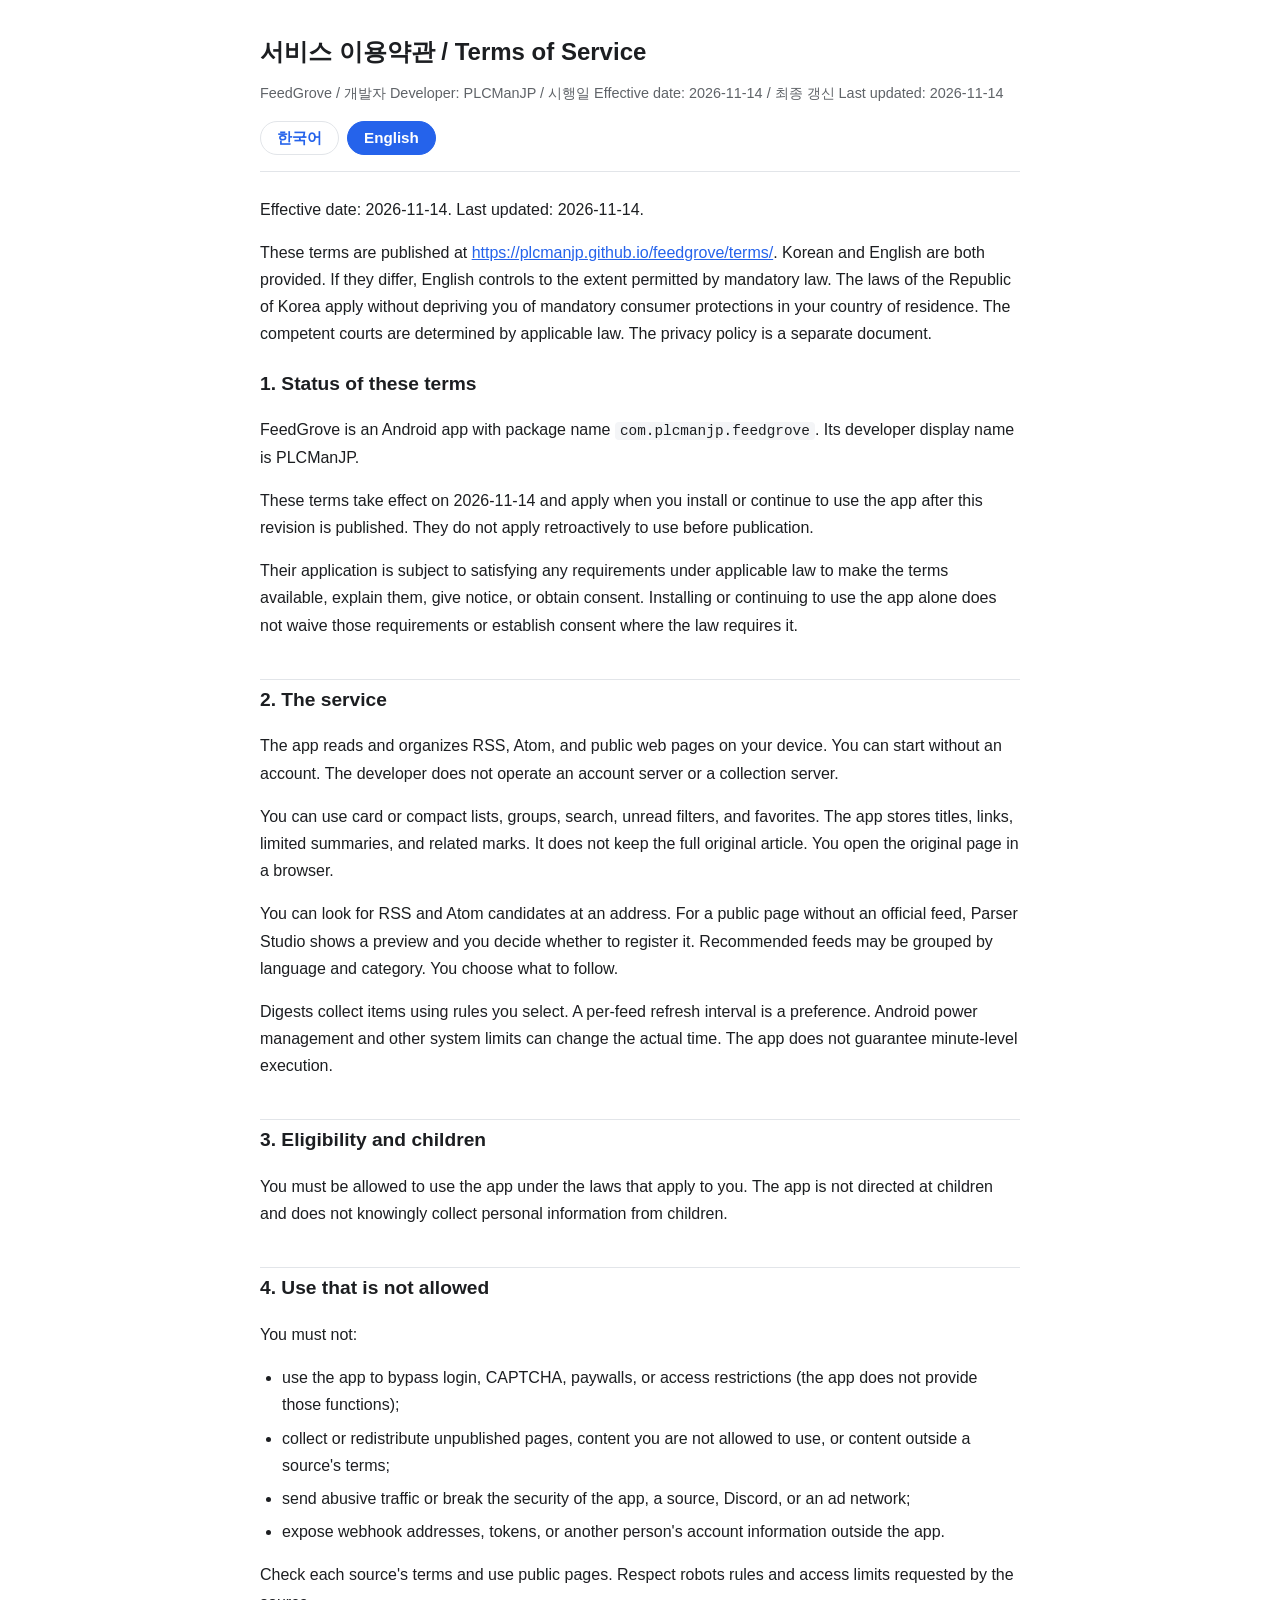
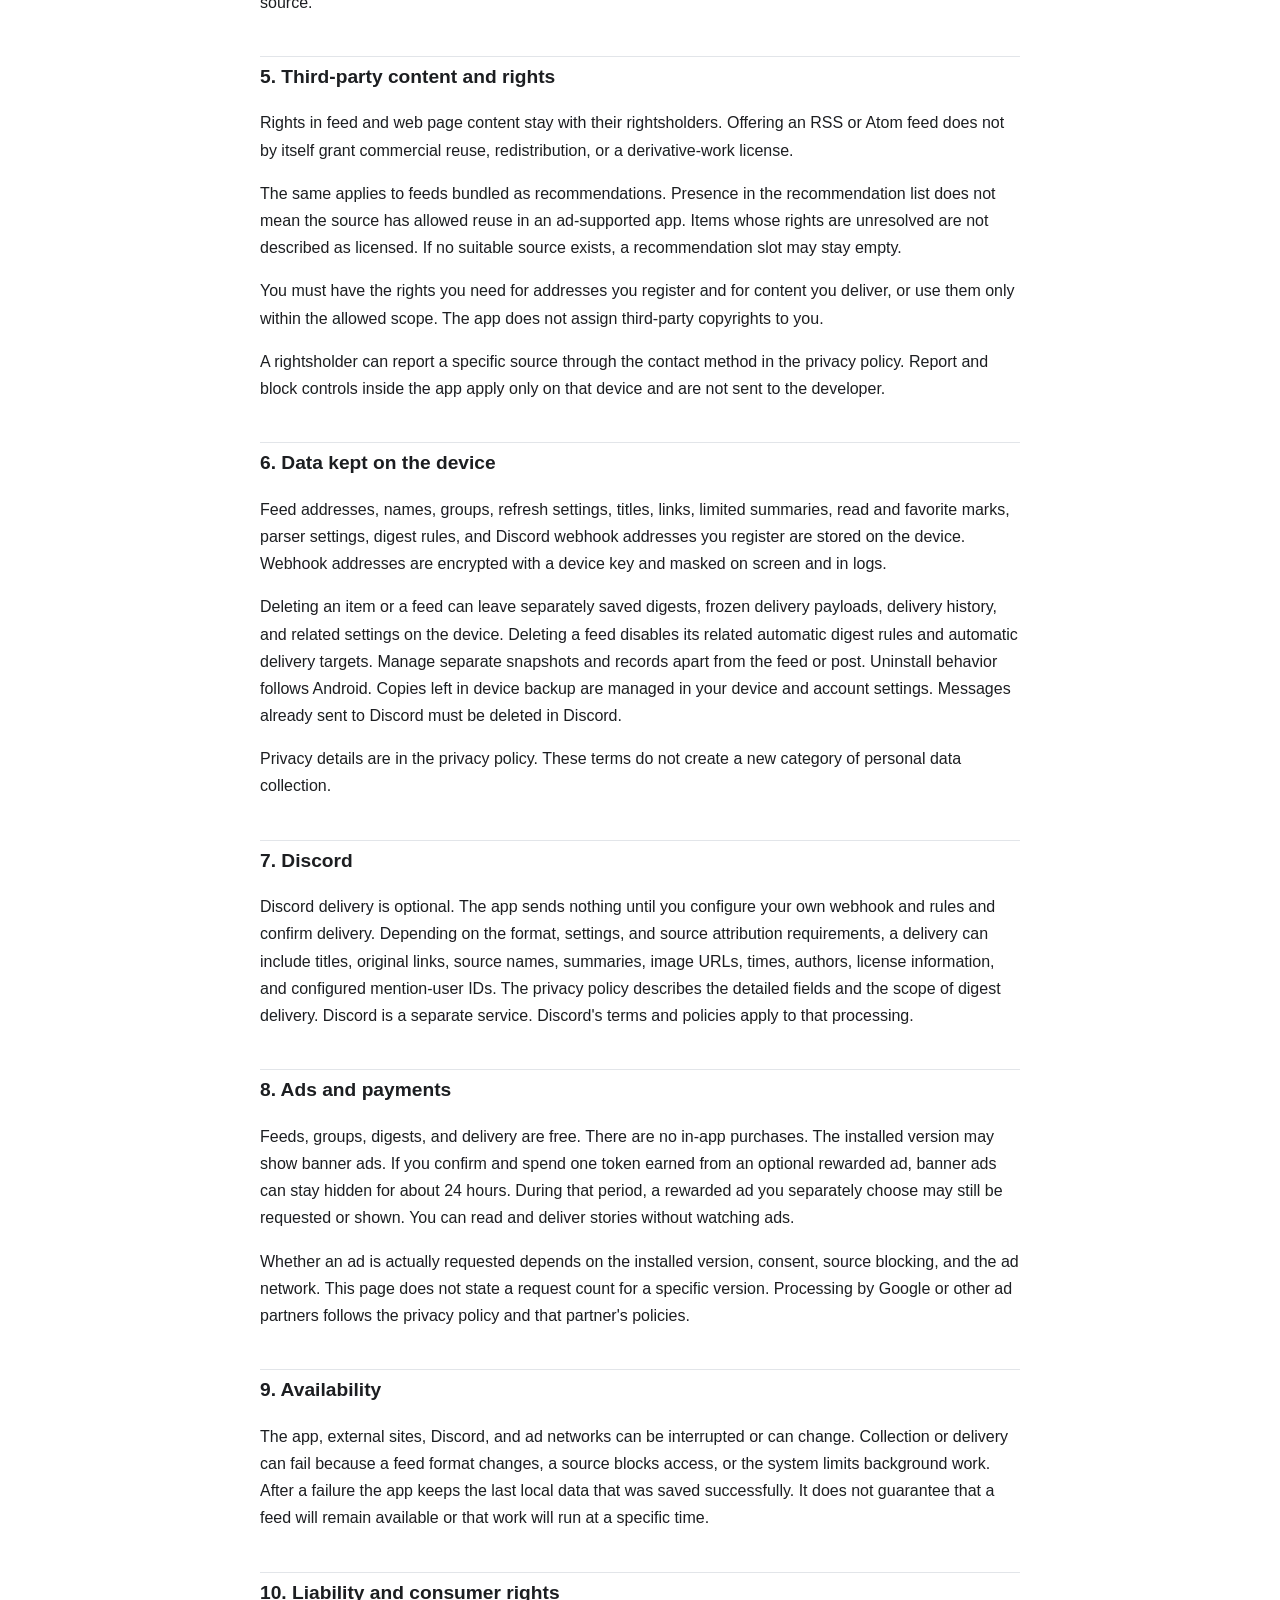
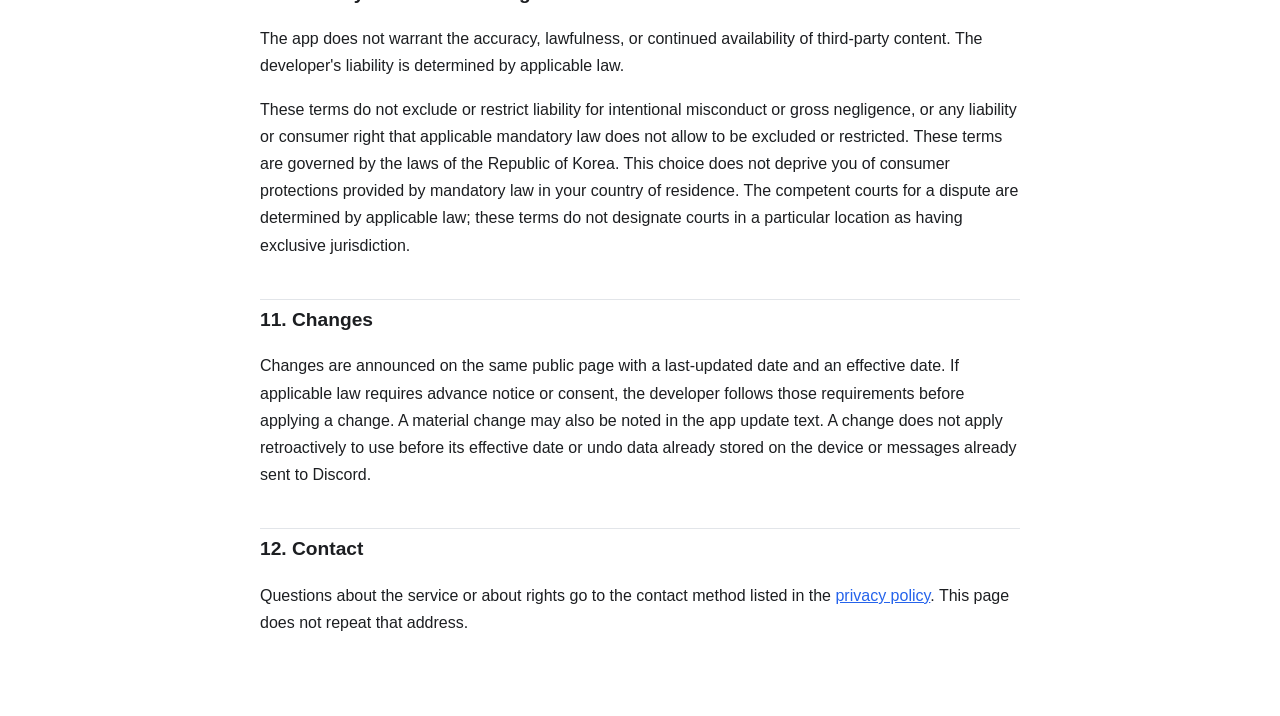
<file: terms/index.html>
<!DOCTYPE html>
<html lang="ko">
<head>
<meta charset="UTF-8">
<meta name="viewport" content="width=device-width, initial-scale=1.0">
<title>서비스 이용약관 / Terms of Service: FeedGrove</title>
<style>
  :root {
    --fg: #1c1e21;
    --muted: #5f6368;
    --border: #e2e5e9;
    --accent: #2563eb;
    --bg-code: #f4f5f7;
  }
  * { box-sizing: border-box; }
  body {
    margin: 0;
    padding: 0 16px 64px;
    font-family: -apple-system, BlinkMacSystemFont, "Segoe UI", "Malgun Gothic", Roboto, Arial, sans-serif;
    color: var(--fg);
    line-height: 1.7;
    background: #ffffff;
  }
  .wrap { max-width: 760px; margin: 0 auto; }
  header {
    padding: 32px 0 16px;
    border-bottom: 1px solid var(--border);
    margin-bottom: 24px;
  }
  h1 { font-size: 1.5rem; margin: 0 0 8px; }
  .meta { color: var(--muted); font-size: 0.9rem; }
  .lang-nav { margin-top: 16px; font-size: 0.95rem; }
  .lang-nav a.lang-btn {
    display: inline-block;
    padding: 5px 16px;
    margin-right: 8px;
    border: 1px solid var(--border);
    border-radius: 999px;
    color: var(--accent);
    text-decoration: none;
    font-weight: 600;
    line-height: 1.4;
  }
  .lang-nav a.lang-btn:hover { border-color: var(--accent); }
  .lang-nav a.lang-btn.active {
    background: var(--accent);
    border-color: var(--accent);
    color: #ffffff;
  }
  /* JS 활성 시에만 단일 언어 표시 (미활성 시 양어 병기 폴백) */
  body.js-lang-ko #en, body.js-lang-ko hr.divider { display: none; }
  body.js-lang-en #ko, body.js-lang-en hr.divider { display: none; }
  h2 {
    font-size: 1.2rem;
    margin-top: 40px;
    padding-top: 4px;
    border-top: 1px solid var(--border);
  }
  section.lang-block > h2:first-of-type { border-top: none; margin-top: 8px; }
  code {
    font-family: "Consolas", "SFMono-Regular", Menlo, monospace;
    background: var(--bg-code);
    border-radius: 4px;
    font-size: 0.9em;
    padding: 1px 5px;
    word-break: break-all;
  }
  ul { padding-left: 22px; }
  li { margin-bottom: 6px; }
  a { color: var(--accent); }
  .footer-note {
    margin-top: 40px;
    padding-top: 16px;
    border-top: 1px solid var(--border);
    color: var(--muted);
    font-size: 0.85rem;
  }
  hr.divider {
    margin: 48px 0;
    border: none;
    border-top: 2px dashed var(--border);
  }
</style>
</head>
<body>
<div class="wrap">

<header>
  <h1>서비스 이용약관 / Terms of Service</h1>
  <div class="meta">FeedGrove / 개발자 Developer: PLCManJP / 시행일 Effective date: 2026-11-14 / 최종 갱신 Last updated: 2026-11-14</div>
  <div class="lang-nav">
    <a href="#ko" class="lang-btn" data-lang="ko" aria-pressed="false">한국어</a><a href="#en" class="lang-btn" data-lang="en" aria-pressed="false">English</a>
  </div>
</header>

<section class="lang-block" id="ko">
<p>시행일: 2026-11-14. 최종 갱신일: 2026-11-14.</p>

<p>이 약관은 <a href="https://plcmanjp.github.io/feedgrove/terms/">https://plcmanjp.github.io/feedgrove/terms/</a>에 게시합니다. 한국어와 영어를 제공하며 내용이 다르면 강행 규정에 반하지 않는 범위에서 영어를 우선합니다. 대한민국 법을 적용하되 이용자 거주국의 강행적 소비자 보호를 보존합니다. 관할 법원은 관계 법령에 따릅니다. 개인정보처리방침은 별도 문서입니다.</p>

<h2>1. 약관의 지위</h2>

<p>FeedGrove는 Android 앱입니다. 패키지 이름은 <code>com.plcmanjp.feedgrove</code>이고 개발자 표시 이름은 PLCManJP입니다.</p>

<p>이 약관의 시행일은 2026-11-14입니다. 이 개정문이 공개된 후 앱을 설치하거나 계속 이용하는 경우부터 적용하며, 공개 전 이용에 소급해서 적용하지 않습니다.</p>

<p>관계 법령이 요구하는 약관의 명시와 설명, 고지 및 동의 요건을 충족한 범위에서 적용합니다. 앱 설치나 계속 이용만으로 그 요건을 면제하거나 법령상 필요한 동의가 있는 것으로 보지 않습니다.</p>

<h2>2. 서비스</h2>

<p>앱은 RSS, Atom과 공개 웹페이지를 이용자 기기에서 읽고 정리합니다. 계정 없이 시작할 수 있으며 개발자가 운영하는 계정 서버나 수집 서버가 없습니다.</p>

<p>카드 또는 컴팩트 목록, 그룹, 검색, 읽지 않음과 즐겨찾기를 사용할 수 있습니다. 제목, 링크, 제한된 요약과 관련 표시를 저장합니다. 원문 전체를 보관하는 서비스는 제공하지 않으며 원문은 브라우저에서 엽니다.</p>

<p>주소에서 RSS와 Atom 후보를 찾을 수 있습니다. 공식 피드가 없는 공개 페이지는 파서 스튜디오에서 미리본 뒤 이용자가 등록합니다. 추천 피드는 언어와 분류로 표시할 수 있으며 구독은 이용자가 선택합니다.</p>

<p>다이제스트는 이용자가 고른 조건으로 항목을 모읍니다. 피드별 갱신 주기는 희망 간격이며 Android 전원 관리와 시스템 제약 때문에 실제 시각이 달라질 수 있습니다. 정확한 분 단위 실행을 보장하지 않습니다.</p>

<h2>3. 이용 자격과 아동</h2>

<p>이용자는 자신에게 적용되는 법령상 앱을 사용할 수 있어야 합니다. 앱은 아동을 주 대상으로 하지 않으며 아동에게서 개인정보를 의도적으로 받지 않습니다.</p>

<h2>4. 허용되지 않는 이용</h2>

<p>다음 행위를 해서는 안 됩니다.</p>

<ul>
<li>로그인, CAPTCHA, 유료벽이나 접근 제한을 우회하는 용도로 앱을 사용하는 행위. 앱은 이 기능을 제공하지 않습니다.</li>
<li>공개되지 않은 페이지, 권한이 없는 콘텐츠 또는 출처의 이용조건을 벗어나는 수집이나 재배포.</li>
<li>앱, 출처 서버, Discord 또는 광고 네트워크에 과도한 요청을 보내거나 보안을 침해하는 행위.</li>
<li>웹훅 주소, 토큰이나 다른 사람의 계정 정보를 앱 밖에 노출하는 행위.</li>
</ul>

<p>각 출처의 이용조건을 확인하고 공개 페이지를 사용해야 합니다. robots 규칙과 출처가 요청하는 접근 제한을 존중해야 합니다.</p>

<h2>5. 제3자 콘텐츠와 권리</h2>

<p>피드와 웹페이지 콘텐츠의 권리는 해당 권리자에게 있습니다. RSS나 Atom을 제공한다는 사실만으로 상업적 재사용, 재배포 또는 2차적 저작물의 허락이 생기지는 않습니다.</p>

<p>앱에 포함된 추천 피드도 같습니다. 추천 목록에 있다는 것은 해당 출처가 광고 기반 앱에서의 재사용을 허락했다는 뜻이 아닙니다. 권리 범위가 확인되지 않은 항목을 허락된 것으로 표시하지 않습니다. 적합한 출처가 없으면 추천을 비워 둘 수 있습니다.</p>

<p>이용자는 자신이 등록한 주소와 전달하는 내용에 필요한 권리를 갖거나 허용된 범위에서만 사용해야 합니다. 앱은 이용자에게 제3자 콘텐츠의 저작권을 양도하지 않습니다.</p>

<p>권리자는 개인정보처리방침의 문의처로 특정 출처에 대한 이의를 알릴 수 있습니다. 앱 화면의 신고와 차단은 해당 기기에만 적용되며 개발자에게 전송되지 않습니다.</p>

<h2>6. 기기에 남는 데이터</h2>

<p>피드 주소, 이름, 그룹, 갱신 설정, 수집 항목의 제목과 링크, 제한된 요약, 읽음과 즐겨찾기, 파서 설정, 다이제스트 규칙과 이용자가 등록한 Discord 웹훅 주소는 기기에 저장됩니다. 웹훅 주소는 기기 키로 암호화하고 화면과 기록에는 가려서 표시합니다.</p>

<p>항목이나 피드를 삭제해도 별도로 저장한 다이제스트, 동결된 전송 내용, 전송 이력과 관련 설정은 남을 수 있습니다. 피드를 삭제하면 관련 자동 다이제스트 규칙과 자동 전송 대상을 비활성화합니다. 별도 저장본과 기록은 피드나 글 삭제와 구분해 관리해야 합니다. 앱 삭제 시 기기의 앱 데이터 삭제는 Android 정책을 따릅니다. 백업에 남은 복사본은 이용자의 기기와 계정 설정에서 관리합니다. 이미 Discord로 보낸 메시지는 Discord에서 별도로 삭제해야 합니다.</p>

<p>개인정보 처리의 상세는 개인정보처리방침을 따릅니다. 이 약관은 새로운 개인정보 수집을 만들지 않습니다.</p>

<h2>7. Discord</h2>

<p>Discord 전달은 선택 기능입니다. 이용자가 자신의 웹훅과 규칙을 설정하고 전송을 확인하기 전에는 보내지 않습니다. 형식, 설정과 출처 표시 의무에 따라 제목, 원문 링크, 출처 이름, 요약, 이미지 URL, 시각, 작성자, 라이선스 정보와 설정된 멘션 사용자 ID 등을 포함할 수 있습니다. 상세 전송 항목과 다이제스트의 범위는 개인정보처리방침에 설명합니다. Discord는 개발자와 별개의 서비스이며 해당 처리에는 Discord의 약관과 정책이 적용됩니다.</p>

<h2>8. 광고와 결제</h2>

<p>피드, 그룹, 다이제스트와 전달의 기본 기능은 무료이며 인앱결제가 없습니다. 설치한 버전에 따라 배너 광고가 표시될 수 있습니다. 선택형 보상 광고로 받은 토큰 하나를 확인 후 사용하면 배너 광고를 약 24시간 숨길 수 있습니다. 이 상태에서도 이용자가 별도로 선택한 보상형 광고는 요청되거나 표시될 수 있습니다. 광고를 보지 않아도 읽기와 전달 기능을 사용할 수 있습니다.</p>

<p>광고와 동의의 실제 요청 여부는 설치한 버전, 동의 상태, 출처 차단과 광고 네트워크 상태에 따릅니다. 이 약관은 특정 버전의 광고 요청 건수를 단정하지 않습니다. Google 등 광고 파트너의 처리는 개인정보처리방침과 해당 파트너의 정책을 따릅니다.</p>

<h2>9. 가용성</h2>

<p>앱, 외부 사이트, Discord와 광고 네트워크는 중단되거나 내용이 바뀔 수 있습니다. 피드 형식 변경, 출처 차단이나 시스템 제약으로 수집 또는 전달이 실패할 수 있습니다. 실패해도 마지막으로 저장에 성공한 로컬 데이터를 유지합니다. 특정 피드의 지속 제공이나 특정 시각의 실행을 보장하지 않습니다.</p>

<h2>10. 책임과 소비자 권리</h2>

<p>앱은 제3자 콘텐츠의 정확성, 적법성이나 지속 제공을 보증하지 않습니다. 개발자의 책임은 관계 법령에 따라 정해집니다.</p>

<p>이 약관은 고의 또는 중대한 과실에 따른 책임이나 관계 법령의 강행 규정상 배제 또는 제한할 수 없는 책임과 소비자 권리를 배제하거나 제한하지 않습니다. 대한민국 법을 적용하되 이용자 거주국의 강행 규정이 부여하는 소비자 보호를 박탈하지 않습니다. 관할 법원은 관계 법령에 따르며 특정 지역 법원을 전속 관할로 지정하지 않습니다.</p>

<h2>11. 변경</h2>

<p>약관을 변경할 때에는 같은 공개 페이지에서 최종 갱신일과 시행일을 표시해 알립니다. 관계 법령이 사전 고지나 동의를 요구하면 변경을 적용하기 전에 그 요건을 따릅니다. 중요한 변경은 앱 업데이트 안내에도 알릴 수 있습니다. 변경은 시행 전 이용에 소급 적용되지 않으며 이미 기기에 저장한 데이터나 Discord에 전송한 메시지를 되돌리지 않습니다.</p>

<h2>12. 문의</h2>

<p>서비스와 권리에 관한 문의는 <a href="https://plcmanjp.github.io/feedgrove/privacy/">개인정보처리방침</a>에 적힌 문의처를 사용해 주세요. 이 페이지에는 문의 주소를 반복해 적지 않습니다.</p>
</section>

<hr class="divider">

<section class="lang-block" id="en">
<p>Effective date: 2026-11-14. Last updated: 2026-11-14.</p>

<p>These terms are published at <a href="https://plcmanjp.github.io/feedgrove/terms/">https://plcmanjp.github.io/feedgrove/terms/</a>. Korean and English are both provided. If they differ, English controls to the extent permitted by mandatory law. The laws of the Republic of Korea apply without depriving you of mandatory consumer protections in your country of residence. The competent courts are determined by applicable law. The privacy policy is a separate document.</p>

<h2>1. Status of these terms</h2>

<p>FeedGrove is an Android app with package name <code>com.plcmanjp.feedgrove</code>. Its developer display name is PLCManJP.</p>

<p>These terms take effect on 2026-11-14 and apply when you install or continue to use the app after this revision is published. They do not apply retroactively to use before publication.</p>

<p>Their application is subject to satisfying any requirements under applicable law to make the terms available, explain them, give notice, or obtain consent. Installing or continuing to use the app alone does not waive those requirements or establish consent where the law requires it.</p>

<h2>2. The service</h2>

<p>The app reads and organizes RSS, Atom, and public web pages on your device. You can start without an account. The developer does not operate an account server or a collection server.</p>

<p>You can use card or compact lists, groups, search, unread filters, and favorites. The app stores titles, links, limited summaries, and related marks. It does not keep the full original article. You open the original page in a browser.</p>

<p>You can look for RSS and Atom candidates at an address. For a public page without an official feed, Parser Studio shows a preview and you decide whether to register it. Recommended feeds may be grouped by language and category. You choose what to follow.</p>

<p>Digests collect items using rules you select. A per-feed refresh interval is a preference. Android power management and other system limits can change the actual time. The app does not guarantee minute-level execution.</p>

<h2>3. Eligibility and children</h2>

<p>You must be allowed to use the app under the laws that apply to you. The app is not directed at children and does not knowingly collect personal information from children.</p>

<h2>4. Use that is not allowed</h2>

<p>You must not:</p>

<ul>
<li>use the app to bypass login, CAPTCHA, paywalls, or access restrictions (the app does not provide those functions);</li>
<li>collect or redistribute unpublished pages, content you are not allowed to use, or content outside a source's terms;</li>
<li>send abusive traffic or break the security of the app, a source, Discord, or an ad network;</li>
<li>expose webhook addresses, tokens, or another person's account information outside the app.</li>
</ul>

<p>Check each source's terms and use public pages. Respect robots rules and access limits requested by the source.</p>

<h2>5. Third-party content and rights</h2>

<p>Rights in feed and web page content stay with their rightsholders. Offering an RSS or Atom feed does not by itself grant commercial reuse, redistribution, or a derivative-work license.</p>

<p>The same applies to feeds bundled as recommendations. Presence in the recommendation list does not mean the source has allowed reuse in an ad-supported app. Items whose rights are unresolved are not described as licensed. If no suitable source exists, a recommendation slot may stay empty.</p>

<p>You must have the rights you need for addresses you register and for content you deliver, or use them only within the allowed scope. The app does not assign third-party copyrights to you.</p>

<p>A rightsholder can report a specific source through the contact method in the privacy policy. Report and block controls inside the app apply only on that device and are not sent to the developer.</p>

<h2>6. Data kept on the device</h2>

<p>Feed addresses, names, groups, refresh settings, titles, links, limited summaries, read and favorite marks, parser settings, digest rules, and Discord webhook addresses you register are stored on the device. Webhook addresses are encrypted with a device key and masked on screen and in logs.</p>

<p>Deleting an item or a feed can leave separately saved digests, frozen delivery payloads, delivery history, and related settings on the device. Deleting a feed disables its related automatic digest rules and automatic delivery targets. Manage separate snapshots and records apart from the feed or post. Uninstall behavior follows Android. Copies left in device backup are managed in your device and account settings. Messages already sent to Discord must be deleted in Discord.</p>

<p>Privacy details are in the privacy policy. These terms do not create a new category of personal data collection.</p>

<h2>7. Discord</h2>

<p>Discord delivery is optional. The app sends nothing until you configure your own webhook and rules and confirm delivery. Depending on the format, settings, and source attribution requirements, a delivery can include titles, original links, source names, summaries, image URLs, times, authors, license information, and configured mention-user IDs. The privacy policy describes the detailed fields and the scope of digest delivery. Discord is a separate service. Discord's terms and policies apply to that processing.</p>

<h2>8. Ads and payments</h2>

<p>Feeds, groups, digests, and delivery are free. There are no in-app purchases. The installed version may show banner ads. If you confirm and spend one token earned from an optional rewarded ad, banner ads can stay hidden for about 24 hours. During that period, a rewarded ad you separately choose may still be requested or shown. You can read and deliver stories without watching ads.</p>

<p>Whether an ad is actually requested depends on the installed version, consent, source blocking, and the ad network. This page does not state a request count for a specific version. Processing by Google or other ad partners follows the privacy policy and that partner's policies.</p>

<h2>9. Availability</h2>

<p>The app, external sites, Discord, and ad networks can be interrupted or can change. Collection or delivery can fail because a feed format changes, a source blocks access, or the system limits background work. After a failure the app keeps the last local data that was saved successfully. It does not guarantee that a feed will remain available or that work will run at a specific time.</p>

<h2>10. Liability and consumer rights</h2>

<p>The app does not warrant the accuracy, lawfulness, or continued availability of third-party content. The developer's liability is determined by applicable law.</p>

<p>These terms do not exclude or restrict liability for intentional misconduct or gross negligence, or any liability or consumer right that applicable mandatory law does not allow to be excluded or restricted. These terms are governed by the laws of the Republic of Korea. This choice does not deprive you of consumer protections provided by mandatory law in your country of residence. The competent courts for a dispute are determined by applicable law; these terms do not designate courts in a particular location as having exclusive jurisdiction.</p>

<h2>11. Changes</h2>

<p>Changes are announced on the same public page with a last-updated date and an effective date. If applicable law requires advance notice or consent, the developer follows those requirements before applying a change. A material change may also be noted in the app update text. A change does not apply retroactively to use before its effective date or undo data already stored on the device or messages already sent to Discord.</p>

<h2>12. Contact</h2>

<p>Questions about the service or about rights go to the contact method listed in the <a href="https://plcmanjp.github.io/feedgrove/privacy/">privacy policy</a>. This page does not repeat that address.</p>
</section>

</div>

<script>
(function () {
  "use strict";
  var buttons = document.querySelectorAll(".lang-nav a.lang-btn");
  var STORAGE_KEY = "feedgrove-terms-lang";

  function apply(lang) {
    document.body.classList.remove("js-lang-ko", "js-lang-en");
    document.body.classList.add("js-lang-" + lang);
    document.documentElement.lang = lang;
    for (var i = 0; i < buttons.length; i++) {
      var on = buttons[i].getAttribute("data-lang") === lang;
      buttons[i].classList.toggle("active", on);
      buttons[i].setAttribute("aria-pressed", on ? "true" : "false");
    }
    try { localStorage.setItem(STORAGE_KEY, lang); } catch (e) { /* private mode 등 */ }
  }

  for (var i = 0; i < buttons.length; i++) {
    buttons[i].addEventListener("click", function (e) {
      e.preventDefault();
      var lang = this.getAttribute("data-lang");
      apply(lang);
      if (history.replaceState) { history.replaceState(null, "", "#" + lang); }
    });
  }

  // 초기 언어: URL 해시 > 저장된 선택 > 브라우저 언어(ko 계열=ko, 그 외=en)
  var initial = null;
  if (location.hash === "#en") { initial = "en"; }
  else if (location.hash === "#ko") { initial = "ko"; }
  if (!initial) {
    try { initial = localStorage.getItem(STORAGE_KEY); } catch (e) { /* ignore */ }
  }
  if (initial !== "ko" && initial !== "en") {
    initial = /^ko/i.test(navigator.language || "") ? "ko" : "en";
  }
  apply(initial);
})();
</script>
</body>
</html>
</file>
<file: assets/product.css>
/* 제품 상세 페이지 공용 셸: 부모(수퍼바이저) 소유 master.
   브랜드 색과 제품 전용 규칙만 각 <slug>/assets/styles.css 에 둔다.
   운영 규칙: .agents/tools/dev-landing/README.md */
:root {
  color-scheme: light;
  --paper: #faf9f6;
  --surface: #fff;
  --ink: #202321;
  --muted: #626861;
  --line: #dedfd9;
  --accent: #b34722;
  --soft: #f0eee7;
  --focus: #a23c18;
}
:root[data-theme="dark"] {
  color-scheme: dark;
  --paper: #181a19;
  --surface: #202321;
  --ink: #f3f3ed;
  --muted: #b6bdb4;
  --line: #3c423c;
  --accent: #f3a17e;
  --soft: #252924;
  --focus: #f3a17e;
}
* { box-sizing: border-box; }
html { scroll-padding-top: 104px; }
body { margin: 0; background: var(--paper); color: var(--ink); font-family: -apple-system, BlinkMacSystemFont, "Segoe UI", "Noto Sans KR", "Apple SD Gothic Neo", "Malgun Gothic", sans-serif; font-size: 16px; line-height: 1.75; -webkit-font-smoothing: antialiased; word-break: keep-all; overflow-wrap: break-word; }
h1, h2, h3, p, figure, ul, ol, dl, dd { margin: 0; }
h1, h2, h3 { line-height: 1.3; letter-spacing: -.045em; }
a { color: inherit; text-decoration: none; }
a:hover { text-decoration: underline; text-underline-offset: .22em; }
button { font: inherit; }
img, svg { display: block; max-width: 100%; }
img { height: auto; }
button, a { -webkit-tap-highlight-color: transparent; }
:focus-visible { outline: 3px solid var(--focus); outline-offset: 5px; border-radius: 3px; }
main:focus { outline: none; }
::selection { background: #efd1b8; color: #202321; }
.shell { width: min(1200px, calc(100% - 96px)); margin-inline: auto; }
.section { padding-block: 96px; }
.soft-section { background: transparent; }
.hero + .section, .section + .section { border-top: 1px solid var(--line); }
.eyebrow { margin-bottom: 18px; color: var(--accent); font-size: 13px; line-height: 1.5; font-weight: 700; letter-spacing: .035em; }
.accent { color: var(--accent); }
.section-heading { max-width: 760px; margin-bottom: 42px; }
.section-heading h2, .feature-copy h2, .feature-copy h3, .trust-grid h2, .final-inner h2 { font-size: clamp(28px, 3.2vw, 42px); }
.section-heading > p:not(.eyebrow) { margin-top: 18px; max-width: 640px; color: var(--muted); }
.actions { display: flex; flex-wrap: wrap; align-items: center; gap: 14px 25px; }
.button { display: inline-flex; justify-content: center; align-items: center; gap: 20px; min-height: 48px; max-width: 100%; padding: 12px 23px; border: 1px solid transparent; border-radius: 999px; background: var(--ink); color: var(--paper); font-size: 14px; font-weight: 650; line-height: 1.5; text-align: center; }
.button:hover { background: var(--accent); color: var(--paper); text-decoration: none; }
.button svg { width: 18px; height: 18px; flex-shrink: 0; }
.button span, .text-link span { flex-shrink: 0; }
.text-link { display: inline-flex; align-items: center; gap: 12px; min-height: 44px; font-size: 14px; font-weight: 650; line-height: 1.5; }
.text-link span { font-size: 19px; font-weight: 400; }
.skip-link { position: absolute; top: 10px; left: 10px; z-index: 100; padding: 12px 20px; background: var(--ink); color: var(--paper); transform: translateY(-200%); }
.skip-link:focus { transform: translateY(0); }
.site-header { position: sticky; top: 0; z-index: 20; background: var(--paper); border-bottom: 1px solid var(--line); }
.header-inner { min-height: 80px; display: flex; align-items: center; justify-content: space-between; gap: 32px; }
.site-brand { display: inline-flex; align-items: baseline; font-size: 24px; font-weight: 800; letter-spacing: -.055em; line-height: 1; white-space: nowrap; }
.site-brand:hover { text-decoration: none; }
.site-brand > span { color: var(--accent); font-size: 34px; }
.top-nav { display: flex; align-items: center; gap: 28px; }
.top-nav a { display: inline-flex; align-items: center; min-height: 44px; font-size: 13px; font-weight: 600; white-space: nowrap; }
.theme-button { display: inline-flex; align-items: center; justify-content: center; gap: 8px; min-width: 82px; min-height: 44px; border: 0; border-radius: 999px; background: transparent; color: var(--muted); padding: 8px; cursor: pointer; font-size: 12px; }
.theme-button:hover { color: var(--ink); background: var(--soft); }
.theme-button svg { width: 17px; height: 17px; fill: none; stroke: currentColor; stroke-width: 1.7; }
.hero { display: grid; grid-template-columns: 1.05fr 1fr; align-items: center; gap: 72px; padding-top: 72px; padding-bottom: 80px; }
.hero-copy { min-width: 0; }
.product-identity { display: flex; align-items: center; gap: 13px; margin-bottom: 30px; font-size: 12px; color: var(--muted); }
.product-identity img { width: 40px; height: 40px; border-radius: 9px; }
.hero h1 { font-size: clamp(40px, 4.8vw, 64px); line-height: 1.2; font-weight: 750; letter-spacing: -.065em; }
.hero-lead { max-width: 530px; margin-top: 25px; color: var(--muted); font-size: 17px; line-height: 1.85; }
.hero .actions { margin-top: 30px; }
.hero-note { margin-top: 22px; color: var(--muted); font-size: 12px; }
.hero-visual { min-width: 0; }
.hero-visual > a, .feature-visual > a { display: block; }
.visual-trigger { display: block; width: fit-content; max-width: 100%; margin-inline: auto; padding: 0; border: 0; background: transparent; color: inherit; cursor: zoom-in; border-radius: 13px; }
.visual-trigger > img { border: 1px solid var(--line); border-radius: 13px; box-shadow: 0 16px 38px #17251b14; transition: transform .22s ease, box-shadow .22s ease; }
:root[data-theme="dark"] .visual-trigger > img { box-shadow: 0 18px 42px #0006; }
.visual-trigger > img:not(.phone-screen) { border-radius: 10px; box-shadow: 0 20px 46px #0003; }
:root[data-theme="dark"] .visual-trigger > img:not(.phone-screen) { box-shadow: 0 20px 48px #0007; }
@media (hover: hover) and (pointer: fine) {
  .visual-trigger:hover > img,
  .visual-trigger:focus-visible > img { transform: scale(1.03); box-shadow: 0 22px 48px #17251b22; }
  :root[data-theme="dark"] .visual-trigger:hover > img,
  :root[data-theme="dark"] .visual-trigger:focus-visible > img { box-shadow: 0 24px 54px #0009; }
}
.hero-visual .phone-screen { width: min(100%, 264px); margin-inline: auto; }
.phone-screen { width: min(100%, 264px); border: 1px solid var(--line); border-radius: 13px; }
figcaption { margin-top: 18px; color: var(--muted); font-size: 12px; line-height: 1.6; }
.hero-visual figcaption, .feature-visual figcaption { text-align: center; }
figcaption strong { display: block; margin-bottom: 6px; color: var(--ink); font-size: 16px; font-weight: 650; }
figcaption span { display: block; }
.hero-wide { display: block; padding-top: 72px; }
.hero-wide .hero-copy { max-width: 800px; margin-inline: auto; text-align: center; }
.hero-wide .product-identity, .hero-wide .actions { justify-content: center; }
.hero-wide .hero-lead { max-width: 640px; margin-inline: auto; }
.hero-wide .hero-visual { margin-top: 50px; }
.hero-wide .hero-visual img { width: 100%; }
.facts-strip { border-top: 1px solid var(--line); border-bottom: 1px solid var(--line); }
.facts-list { display: grid; grid-template-columns: repeat(4, minmax(0, 1fr)); gap: 25px; padding-block: 26px; padding-inline: 0; list-style: none; }
.facts-list strong { display: block; font-size: 17px; font-weight: 650; }
.facts-list span { display: block; margin-top: 5px; color: var(--muted); font-size: 12px; }
.feature-row { display: grid; grid-template-columns: 1fr 1fr; align-items: center; gap: 90px; }
.feature-row + .feature-row { margin-top: 90px; padding-top: 90px; border-top: 1px solid var(--line); }
.feature-row.reverse .feature-copy { order: 2; }
.feature-row.reverse .feature-visual { order: 1; }
.feature-copy > p:not(.eyebrow) { margin-top: 20px; color: var(--muted); }
.feature-copy .text-link { margin-top: 22px; }
.bullet-list { margin-top: 25px; padding: 0; list-style: none; }
.bullet-list li { position: relative; padding-left: 16px; margin-top: 9px; font-size: 14px; }
.bullet-list li::before { position: absolute; left: 0; top: .8em; width: 4px; height: 4px; background: var(--accent); border-radius: 50%; content: ""; }
.feature-visual { min-width: 0; }
.feature-visual .phone-screen { margin-inline: auto; }
.feature-visual img:not(.phone-screen) { width: 100%; }
.feature-row + .detail-grid { margin-top: 72px; }
.detail-grid { display: grid; grid-template-columns: repeat(3, minmax(0, 1fr)); gap: 36px; }
.detail-grid article { padding-top: 25px; border-top: 1px solid var(--line); }
.detail-grid h3 { margin-bottom: 15px; font-size: 21px; }
.detail-grid p { color: var(--muted); font-size: 14px; }
.detail-grid .text-link { margin-top: 13px; }
.detail-grid .eyebrow { color: var(--accent); font-size: 12px; }
.screen-grid { display: grid; grid-template-columns: repeat(3, minmax(0, 1fr)); gap: 32px; }
.screen-grid figure { min-width: 0; }
.screen-grid figure > .visual-trigger, .screen-grid figure > a, .screen-grid figure > div { display: block; background: transparent; padding: 0; }
.screen-grid img { width: 100%; }
.screen-grid .phone-screen { width: min(100%, 240px); margin-inline: auto; }
.screen-grid:not(.desktop-screens) figcaption { text-align: center; }
.desktop-screens { grid-template-columns: repeat(2, minmax(0, 1fr)); gap: 34px 28px; }
.desktop-screens figure { display: grid; grid-template-rows: minmax(0, 1fr) auto; }
.desktop-screens .visual-trigger { align-self: center; }
.screen-note { margin-top: 22px; color: var(--muted); font-size: 12px; }
.image-lightbox { width: fit-content; min-width: min(300px, 94vw); max-width: min(94vw, 1180px); max-height: 94vh; margin: auto; padding: 0; border: 1px solid var(--line); border-radius: 16px; background: var(--surface); color: var(--ink); box-shadow: 0 28px 80px #0005; overflow: hidden; }
.image-lightbox[open] { display: flex; flex-direction: column; }
.image-lightbox::backdrop { background: rgba(18, 20, 19, .76); }
.lightbox-bar { display: flex; align-items: center; justify-content: space-between; gap: 16px; padding: 12px 16px 12px 20px; border-bottom: 1px solid var(--line); background: var(--surface); }
.lightbox-caption { font-size: 13px; font-weight: 600; color: var(--ink); min-width: 0; }
.lightbox-close { flex-shrink: 0; min-width: 44px; min-height: 44px; padding: 8px 16px; border: 1px solid var(--line); border-radius: 999px; background: transparent; color: var(--ink); font-size: 13px; font-weight: 650; cursor: pointer; }
.lightbox-close:hover { background: var(--soft); border-color: var(--ink); }
.lightbox-close:focus-visible { outline-offset: 2px; }
.lightbox-stage { flex: 1 1 auto; min-height: 0; display: flex; align-items: center; justify-content: center; padding: 20px; background: var(--paper); overflow: auto; }
.lightbox-image { display: block; width: auto; height: auto; max-width: 100%; max-height: calc(94vh - 114px); border: 1px solid var(--line); border-radius: 10px; object-fit: contain; }
.workflow-grid, .trust-grid { display: grid; grid-template-columns: 1fr 1.15fr; align-items: start; gap: 90px; }
.workflow-grid .section-heading { margin: 0; }
.workflow-grid .text-link, .workflow-grid .actions { margin-top: 24px; }
.workflow-list { padding: 0; list-style: none; }
.workflow-list li { display: grid; grid-template-columns: 36px 1fr; gap: 20px; padding-block: 26px; border-top: 1px solid var(--line); }
.workflow-list li:first-child { padding-top: 0; border-top: 0; }
.workflow-list li:last-child { padding-bottom: 0; }
.workflow-list li > span { color: var(--accent); font-size: 12px; line-height: 2.3; font-variant-numeric: tabular-nums; }
.workflow-list h3 { margin-bottom: 10px; font-size: 19px; }
.workflow-list p { color: var(--muted); font-size: 14px; }
.trust-grid > div > p:not(.eyebrow), .trust-copy > p:not(.eyebrow) { margin-top: 20px; color: var(--muted); }
.trust-list > div, .trust-list > article { padding-block: 23px; border-bottom: 1px solid var(--line); }
.trust-list > div:first-child, .trust-list > article:first-child { padding-top: 0; }
.trust-list strong, .trust-list h3 { display: block; margin-bottom: 9px; font-size: 17px; color: var(--ink); font-weight: 650; }
.trust-list p { color: var(--muted); font-size: 14px; }
.trust-list a:not(.text-link) { text-decoration: underline; text-underline-offset: .2em; }
.spec-list { margin-top: 26px; font-size: 13px; }
.spec-list > div { display: grid; grid-template-columns: 92px 1fr; gap: 18px; padding-block: 9px; }
.spec-list dt { color: var(--muted); }
.spec-list dd { color: var(--ink); }
.scope-note { font-size: 13px; }
.final-cta { padding-block: 70px; border-top: 1px solid var(--line); }
.final-inner { display: flex; justify-content: space-between; align-items: center; gap: 45px; }
.final-inner > div { min-width: 0; }
.final-inner p:not(.eyebrow) { margin-top: 18px; color: var(--muted); font-size: 14px; }
.final-inner .actions { flex-shrink: 0; }
.site-footer { border-top: 1px solid var(--line); padding-block: 36px; }
.footer-inner { display: flex; justify-content: space-between; align-items: center; gap: 32px; }
.footer-inner > div > p { margin-top: 16px; color: var(--muted); font-size: 12px; }
.footer-links { display: flex; flex-wrap: wrap; justify-content: end; gap: 4px 24px; }
.footer-links a { display: inline-flex; align-items: center; min-height: 44px; font-size: 12px; color: var(--muted); }
@media (max-width: 1050px) {
  .shell { width: calc(100% - 64px); }
  .header-inner { gap: 24px; }
  .top-nav { gap: 20px; }
  .hero { gap: 42px; }
  .hero-lead { font-size: 16px; }
  .feature-row, .workflow-grid, .trust-grid { gap: 50px; }
  .final-inner { align-items: start; flex-direction: column; gap: 28px; }
}
@media (max-width: 800px) {
  .hero { grid-template-columns: 1fr; gap: 42px; padding-top: 56px; padding-bottom: 64px; }
  .hero-copy { max-width: 640px; }
  .hero h1 { font-size: clamp(42px, 7vw, 58px); }
  .hero-visual .phone-screen { width: 240px; }
  .section { padding-block: 72px; }
  .feature-row, .workflow-grid, .trust-grid { grid-template-columns: 1fr; gap: 36px; }
  .feature-row.reverse .feature-copy, .feature-row.reverse .feature-visual { order: initial; }
  .feature-row + .feature-row { margin-top: 64px; padding-top: 64px; }
  .feature-visual .phone-screen { width: 240px; }
  .detail-grid { gap: 25px; }
  .detail-grid h3 { font-size: 19px; }
  .screen-grid { grid-template-columns: repeat(2, minmax(0, 1fr)); gap: 30px 24px; }
  .footer-inner { align-items: start; flex-direction: column; gap: 20px; }
  .footer-links { justify-content: start; }
}
@media (max-width: 600px) {
  html { scroll-padding-top: 132px; }
  .shell { width: calc(100% - 40px); }
  .header-inner { min-height: 106px; display: grid; grid-template-columns: 1fr auto; column-gap: 12px; row-gap: 0; padding-top: 9px; }
  .site-brand { font-size: 22px; }
  .site-brand > span { font-size: 31px; }
  .theme-button { grid-column: 2; grid-row: 1; min-width: 76px; justify-self: end; }
  .top-nav { grid-column: 1 / -1; grid-row: 2; justify-content: space-between; gap: 8px; }
  .top-nav a { font-size: 12px; }
  .hero { padding-top: 44px; padding-bottom: 52px; gap: 32px; }
  .product-identity { margin-bottom: 25px; }
  .hero h1 { font-size: clamp(35px, 9.1vw, 50px); }
  .hero .eyebrow { font-size: 12px; margin-bottom: 16px; }
  .hero-lead { font-size: 15px; line-height: 1.85; margin-top: 23px; }
  .hero .actions { margin-top: 25px; gap: 10px 20px; }
  .hero-note { font-size: 11px; }
  .hero-visual .phone-screen { width: min(100%, 236px); }
  .hero-wide .hero-copy { text-align: left; }
  .hero-wide .product-identity, .hero-wide .actions { justify-content: start; }
  .hero-wide .hero-visual { margin-top: 32px; }
  .hero-wide .hero-visual figcaption { padding-inline: 6px; }
  .button { padding: 12px 19px; font-size: 13px; gap: 15px; }
  .text-link { font-size: 13px; }
  .facts-list { grid-template-columns: repeat(2, minmax(0, 1fr)); gap: 24px 20px; }
  .facts-list strong { font-size: 15px; }
  .facts-list span { font-size: 11px; }
  .section { padding-block: 56px; }
  .section-heading { margin-bottom: 30px; }
  .section-heading > p:not(.eyebrow), .feature-copy > p:not(.eyebrow), .trust-grid > div > p:not(.eyebrow) { font-size: 14px; }
  .section-heading h2, .feature-copy h2, .feature-copy h3, .trust-grid h2, .final-inner h2 { font-size: 28px; }
  .feature-row, .workflow-grid, .trust-grid { gap: 30px; }
  .feature-row + .feature-row { margin-top: 48px; padding-top: 48px; }
  .detail-grid, .screen-grid { grid-template-columns: 1fr; gap: 32px; }
  .desktop-screens figure { display: block; }
  .feature-row + .detail-grid { margin-top: 48px; }
  .detail-grid article { padding-top: 22px; }
  .detail-grid h3 { font-size: 20px; }
  .screen-grid .phone-screen { width: min(100%, 240px); }
  .image-lightbox { width: calc(100vw - 24px); max-width: calc(100vw - 24px); max-height: 90vh; border-radius: 12px; }
  .lightbox-bar { padding: 10px 12px 10px 16px; }
  .lightbox-caption { font-size: 12px; }
  .lightbox-stage { padding: 12px; }
  .lightbox-image { max-height: calc(90vh - 96px); }
  .workflow-list li { gap: 14px; grid-template-columns: 26px 1fr; }
  .spec-list > div { grid-template-columns: 70px 1fr; gap: 14px; }
  .final-cta { padding-block: 52px; }
  .final-inner { gap: 25px; }
  .final-inner .actions { flex-shrink: 1; }
  .footer-links { gap: 3px 20px; }
}
@media (prefers-reduced-motion: reduce) {
  *, *::before, *::after { scroll-behavior: auto !important; }
  .visual-trigger > img { transition: none; }
}
@media (forced-colors: active) { .button, .phone-screen, .visual-trigger > img { border: 1px solid ButtonText; } }
@media print { .site-header { position: static; } .theme-button, .skip-link { display: none; } .feature-row, .screen-grid figure { break-inside: avoid; } }
</file>
<file: assets/styles.css>
/* FeedGrove — the same family, with a quiet green reading surface. */
:root { --soft: #edf2e9; }
:root[data-theme="dark"] { --soft: #222e25; }
</file>
